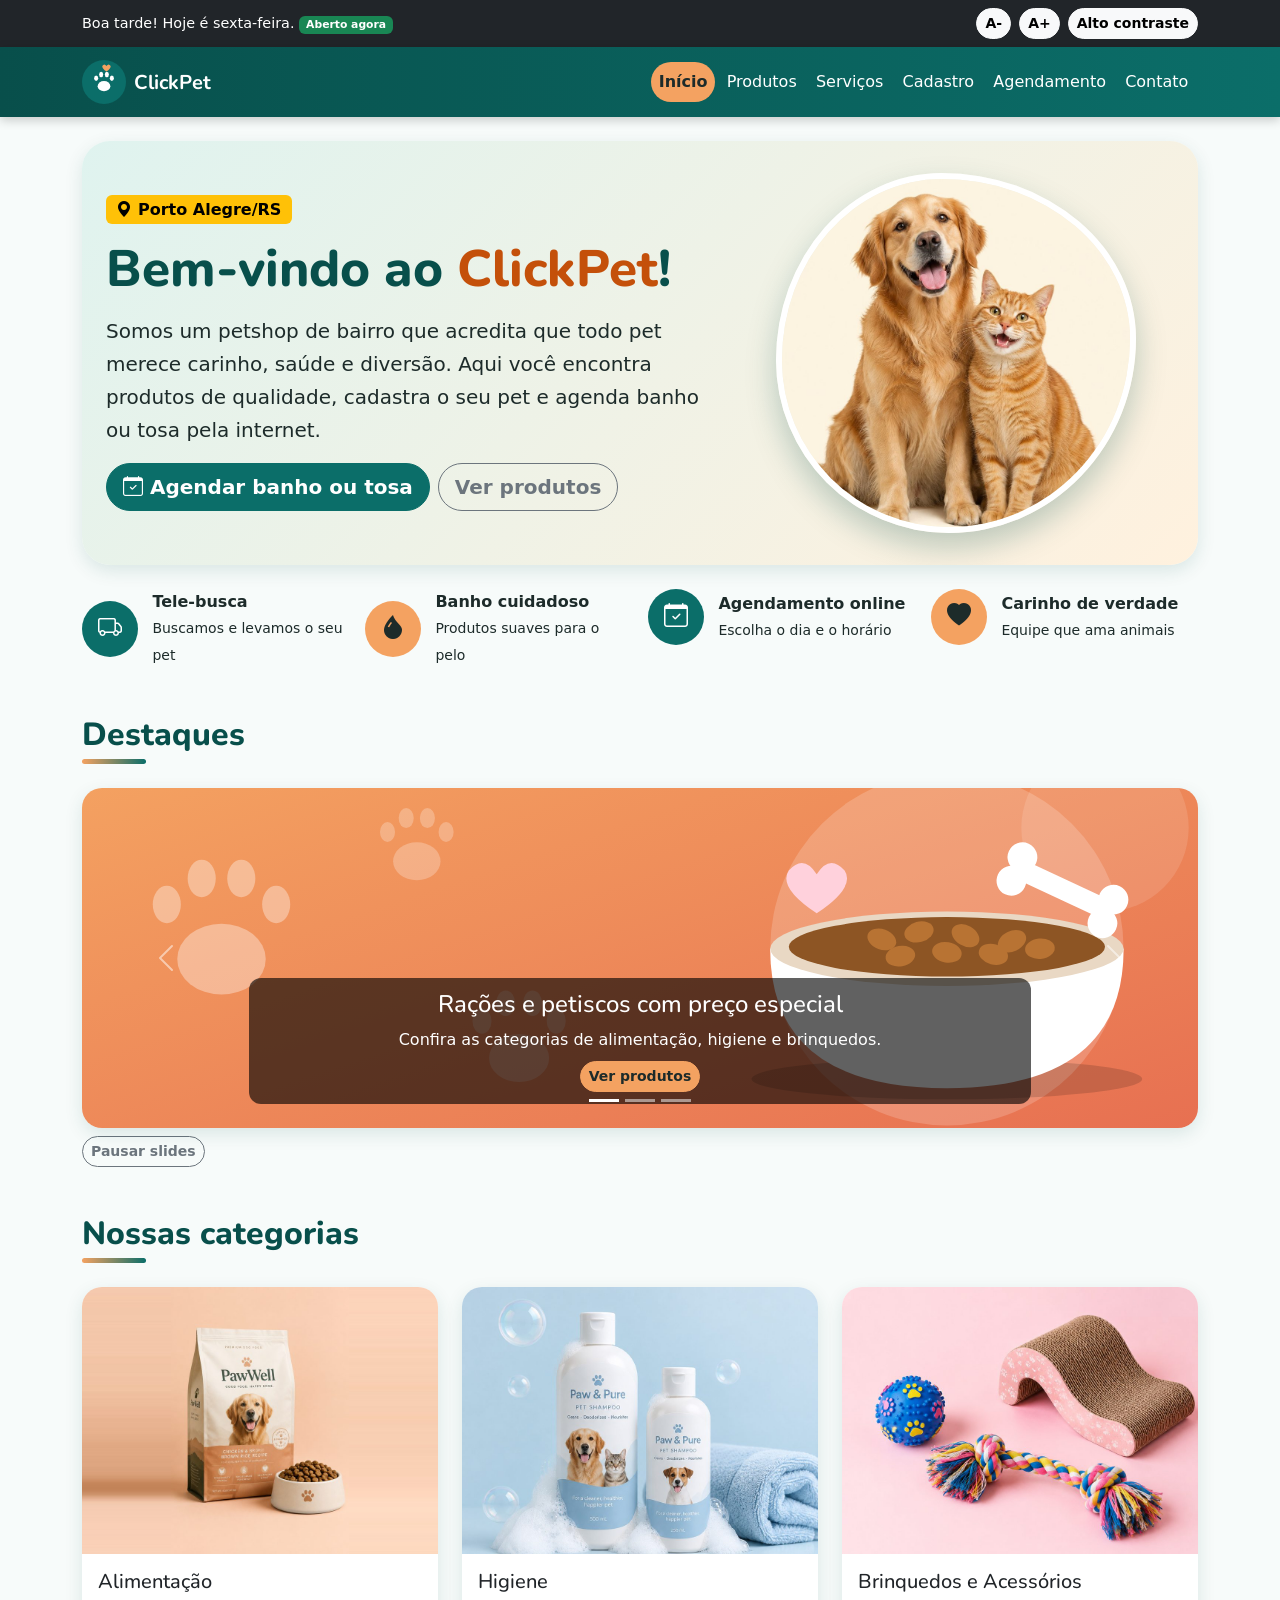
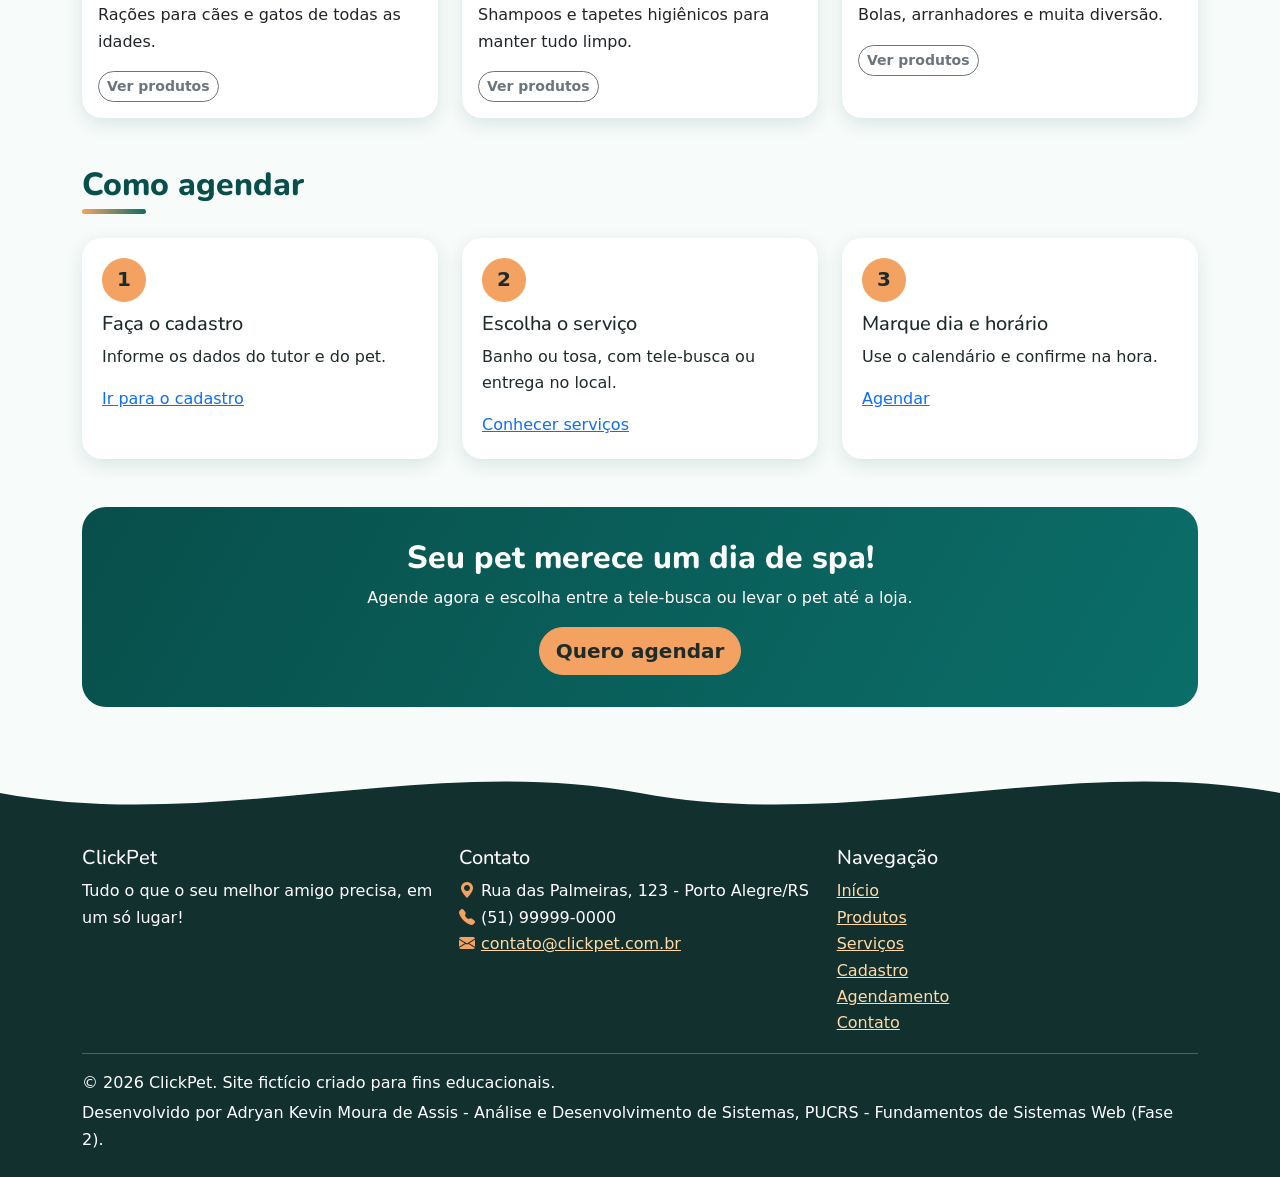
<file: index.html>
<!DOCTYPE html>
<!-- ClickPet - Fase 2 | Projeto de Fundamentos de Sistemas Web (PUCRS) -->
<html lang="pt-br">
<head>
  <meta charset="UTF-8">
  <meta name="viewport" content="width=device-width, initial-scale=1.0">
  <meta name="description" content="ClickPet - petshop com produtos, banho e tosa, tele-busca e agendamento online.">
  <title>Início - ClickPet</title>
  <!-- Bootstrap 5 (CSS) via CDN -->
  <link href="https://cdn.jsdelivr.net/npm/bootstrap@5.3.3/dist/css/bootstrap.min.css" rel="stylesheet" crossorigin="anonymous">
  <!-- Estilos próprios do ClickPet (carregados depois, para poder sobrescrever o Bootstrap) -->
  <!-- Fonte Nunito (Google Fonts) e ícones Bootstrap Icons via CDN -->
  <link rel="preconnect" href="https://fonts.googleapis.com">
  <link rel="preconnect" href="https://fonts.gstatic.com" crossorigin>
  <link href="https://fonts.googleapis.com/css2?family=Nunito:wght@400;600;700;800&display=swap" rel="stylesheet">
  <link href="https://cdn.jsdelivr.net/npm/bootstrap-icons@1.11.3/font/bootstrap-icons.min.css" rel="stylesheet" crossorigin="anonymous">
  <link href="css/estilo.css" rel="stylesheet">
</head>
<body>
  <!-- Link para quem usa teclado ou leitor de tela pular direto ao conteúdo -->
  <a class="visually-hidden-focusable" href="#conteudo">Pular para o conteúdo principal</a>

  <!-- Barra superior: saudação (JavaScript), status da loja e botões de acessibilidade -->
  <div class="barra-topo bg-dark text-white py-2">
    <div class="container d-flex flex-wrap justify-content-between align-items-center gap-2">
      <div>
        <span id="saudacao">Olá!</span>
        <span id="status-loja" class="badge text-bg-secondary"></span>
      </div>
      <div class="d-flex align-items-center gap-2" role="group" aria-label="Opções de acessibilidade">
        <button type="button" id="btn-fonte-menor" class="btn btn-sm btn-light" aria-label="Diminuir o tamanho da letra">A-</button>
        <button type="button" id="btn-fonte-maior" class="btn btn-sm btn-light" aria-label="Aumentar o tamanho da letra">A+</button>
        <button type="button" id="btn-contraste" class="btn btn-sm btn-light" aria-pressed="false">Alto contraste</button>
      </div>
    </div>
  </div>

  <!-- Cabeçalho com logo e menu de navegação (Bootstrap navbar) -->
  <header class="sticky-top">
    <nav class="navbar navbar-expand-lg navbar-clickpet" aria-label="Menu principal">
      <div class="container">
        <a class="navbar-brand d-flex align-items-center gap-2" href="index.html">
          <img src="imagens/logo.svg" alt="Logotipo do ClickPet: uma pata branca com um coração laranja sobre fundo verde" width="44" height="44">
          <span class="fw-bold">ClickPet</span>
        </a>
        <button class="navbar-toggler bg-light" type="button" data-bs-toggle="collapse" data-bs-target="#menu"
                aria-controls="menu" aria-expanded="false" aria-label="Abrir ou fechar o menu">
          <span class="navbar-toggler-icon"></span>
        </button>
        <div class="collapse navbar-collapse" id="menu">
          <ul class="navbar-nav ms-auto">
          <li class="nav-item"><a class="nav-link active" aria-current="page" href="index.html">Início</a></li>
          <li class="nav-item"><a class="nav-link" href="produtos.html">Produtos</a></li>
          <li class="nav-item"><a class="nav-link" href="servicos.html">Serviços</a></li>
          <li class="nav-item"><a class="nav-link" href="cadastro.html">Cadastro</a></li>
          <li class="nav-item"><a class="nav-link" href="agendamento.html">Agendamento</a></li>
          <li class="nav-item"><a class="nav-link" href="contato.html">Contato</a></li>
          </ul>
        </div>
      </div>
    </nav>
  </header>

  <!-- Conteúdo principal da página -->
  <main id="conteudo" class="container py-4" tabindex="-1">
    <!-- Destaque (hero) com mensagem de boas-vindas e ilustração -->
    <section class="hero mb-4" aria-labelledby="titulo-hero">
      <div class="row align-items-center g-3">
        <div class="col-lg-7">
          <span class="badge text-bg-warning mb-3 fs-6"><i class="bi bi-geo-alt-fill" aria-hidden="true"></i> Porto Alegre/RS</span>
          <h1 id="titulo-hero" class="mb-3">Bem-vindo ao <span class="destaque-texto">ClickPet</span>!</h1>
          <p class="lead">Somos um petshop de bairro que acredita que todo pet merece carinho, saúde e diversão.
            Aqui você encontra produtos de qualidade, cadastra o seu pet e agenda banho ou tosa pela internet.</p>
          <div class="d-flex flex-wrap gap-2">
            <a class="btn btn-clickpet btn-lg" href="agendamento.html"><i class="bi bi-calendar-check" aria-hidden="true"></i> Agendar banho ou tosa</a>
            <a class="btn btn-outline-secondary btn-lg" href="produtos.html">Ver produtos</a>
          </div>
        </div>
        <div class="col-lg-5 text-center">
          <img class="hero-foto" src="imagens/foto-hero.jpg" width="900" height="960" alt="Um cachorro golden retriever sorrindo sentado ao lado de um gato laranja, também sorrindo">
        </div>
      </div>
    </section>

    <!-- Faixa de diferenciais com ícones (Bootstrap Icons) -->
    <section class="mb-5" aria-label="Diferenciais do ClickPet">
      <div class="row g-3">
        <div class="col-sm-6 col-lg-3">
          <div class="beneficio">
            <span class="icone-circulo " aria-hidden="true"><i class="bi bi-truck"></i></span>
            <div><strong>Tele-busca</strong><br><span class="small">Buscamos e levamos o seu pet</span></div>
          </div>
        </div>
        <div class="col-sm-6 col-lg-3">
          <div class="beneficio">
            <span class="icone-circulo laranja" aria-hidden="true"><i class="bi bi-droplet-fill"></i></span>
            <div><strong>Banho cuidadoso</strong><br><span class="small">Produtos suaves para o pelo</span></div>
          </div>
        </div>
        <div class="col-sm-6 col-lg-3">
          <div class="beneficio">
            <span class="icone-circulo " aria-hidden="true"><i class="bi bi-calendar-check"></i></span>
            <div><strong>Agendamento online</strong><br><span class="small">Escolha o dia e o horário</span></div>
          </div>
        </div>
        <div class="col-sm-6 col-lg-3">
          <div class="beneficio">
            <span class="icone-circulo laranja" aria-hidden="true"><i class="bi bi-heart-fill"></i></span>
            <div><strong>Carinho de verdade</strong><br><span class="small">Equipe que ama animais</span></div>
          </div>
        </div>
      </div>
    </section>

    <!-- Carrossel do Bootstrap (3 slides com troca automática) -->
    <section aria-labelledby="titulo-destaques" class="mb-5">
      <h2 id="titulo-destaques" class="titulo-secao">Destaques</h2>
      <div id="carrossel-inicio" class="carousel slide" data-bs-ride="carousel" data-bs-interval="6000">
        <div class="carousel-indicators">
          <button type="button" data-bs-target="#carrossel-inicio" data-bs-slide-to="0" class="active" aria-current="true" aria-label="Slide 1: Rações e petiscos com preço especial"></button>
          <button type="button" data-bs-target="#carrossel-inicio" data-bs-slide-to="1" aria-label="Slide 2: Banho e tosa com muito carinho"></button>
          <button type="button" data-bs-target="#carrossel-inicio" data-bs-slide-to="2" aria-label="Slide 3: Tele-busca: nós buscamos e levamos o seu pet"></button>
        </div>
        <div class="carousel-inner">
          <div class="carousel-item active">
            <img src="imagens/banner-racao.svg" class="d-block w-100" alt="Ilustração de um pote cheio de ração, um osso e um coração sobre fundo laranja">
            <div class="carousel-caption">
              <h3 class="h4 text-white">Rações e petiscos com preço especial</h3>
              <p class="mb-2">Confira as categorias de alimentação, higiene e brinquedos.</p>
              <a href="produtos.html" class="btn btn-destaque btn-sm">Ver produtos</a>
            </div>
          </div>
          <div class="carousel-item">
            <img src="imagens/banner-banho.svg" class="d-block w-100" alt="Ilustração de uma banheira com bolhas de sabão e um patinho de borracha sobre fundo verde-azulado">
            <div class="carousel-caption">
              <h3 class="h4 text-white">Banho e tosa com muito carinho</h3>
              <p class="mb-2">Profissionais cuidadosos e produtos suaves para o seu pet.</p>
              <a href="servicos.html" class="btn btn-destaque btn-sm">Ver serviços</a>
            </div>
          </div>
          <div class="carousel-item">
            <img src="imagens/banner-telebusca.svg" class="d-block w-100" alt="Ilustração de uma van com uma pata estampada a caminho de uma casa com um coração, sobre uma estrada">
            <div class="carousel-caption">
              <h3 class="h4 text-white">Tele-busca: nós buscamos e levamos o seu pet</h3>
              <p class="mb-2">Escolha o dia e o horário e deixe o resto com a gente.</p>
              <a href="agendamento.html" class="btn btn-destaque btn-sm">Agendar agora</a>
            </div>
          </div>
        </div>
        <button class="carousel-control-prev" type="button" data-bs-target="#carrossel-inicio" data-bs-slide="prev">
          <span class="carousel-control-prev-icon" aria-hidden="true"></span>
          <span class="visually-hidden">Slide anterior</span>
        </button>
        <button class="carousel-control-next" type="button" data-bs-target="#carrossel-inicio" data-bs-slide="next">
          <span class="carousel-control-next-icon" aria-hidden="true"></span>
          <span class="visually-hidden">Próximo slide</span>
        </button>
      </div>
      <!-- Botão que pausa/retoma o carrossel (controlado por js/inicio.js) -->
      <button type="button" id="btn-pausar-carrossel" class="btn btn-outline-secondary btn-sm mt-2" aria-pressed="false">Pausar slides</button>
    </section>

    <section class="mb-5" aria-labelledby="titulo-categorias">
      <h2 id="titulo-categorias" class="titulo-secao">Nossas categorias</h2>
      <div class="row g-4">
        <div class="col-md-4">
          <div class="card h-100 card-produto">
            <div class="moldura"><img src="imagens/foto-racao.jpg" class="card-img-top" alt="Embalagem de ração premium para cães com a foto de um golden retriever, ao lado de um pote com ração" loading="lazy"></div>
            <div class="card-body">
              <h3 class="h5 card-title">Alimentação</h3>
              <p class="card-text">Rações para cães e gatos de todas as idades.</p>
              <a href="produtos.html" class="btn btn-outline-secondary btn-sm">Ver produtos</a>
            </div>
          </div>
        </div>
        <div class="col-md-4">
          <div class="card h-100 card-produto">
            <div class="moldura"><img src="imagens/foto-higiene.jpg" class="card-img-top" alt="Dois frascos de shampoo para pets, um grande e um pequeno, com espuma, bolhas de sabão e uma toalha azul" loading="lazy"></div>
            <div class="card-body">
              <h3 class="h5 card-title">Higiene</h3>
              <p class="card-text">Shampoos e tapetes higiênicos para manter tudo limpo.</p>
              <a href="produtos.html" class="btn btn-outline-secondary btn-sm">Ver produtos</a>
            </div>
          </div>
        </div>
        <div class="col-md-4">
          <div class="card h-100 card-produto">
            <div class="moldura"><img src="imagens/foto-brinquedos.jpg" class="card-img-top" alt="Bola azul com patinhas amarelas, brinquedo de corda colorido e arranhador de papelão rosa sobre fundo rosa" loading="lazy"></div>
            <div class="card-body">
              <h3 class="h5 card-title">Brinquedos e Acessórios</h3>
              <p class="card-text">Bolas, arranhadores e muita diversão.</p>
              <a href="produtos.html" class="btn btn-outline-secondary btn-sm">Ver produtos</a>
            </div>
          </div>
        </div>
      </div>
    </section>

    <section class="mb-5" aria-labelledby="titulo-passos">
      <h2 id="titulo-passos" class="titulo-secao">Como agendar</h2>
      <div class="row g-4">
        <div class="col-md-4">
          <div class="passo">
            <div class="numero-passo" aria-hidden="true">1</div>
            <h3 class="h5">Faça o cadastro</h3>
            <p>Informe os dados do tutor e do pet.</p>
            <a href="cadastro.html">Ir para o cadastro</a>
          </div>
        </div>
        <div class="col-md-4">
          <div class="passo">
            <div class="numero-passo" aria-hidden="true">2</div>
            <h3 class="h5">Escolha o serviço</h3>
            <p>Banho ou tosa, com tele-busca ou entrega no local.</p>
            <a href="servicos.html">Conhecer serviços</a>
          </div>
        </div>
        <div class="col-md-4">
          <div class="passo">
            <div class="numero-passo" aria-hidden="true">3</div>
            <h3 class="h5">Marque dia e horário</h3>
            <p>Use o calendário e confirme na hora.</p>
            <a href="agendamento.html">Agendar</a>
          </div>
        </div>
      </div>
    </section>

    <section class="faixa-cta text-center" aria-labelledby="titulo-cta">
      <h2 id="titulo-cta">Seu pet merece um dia de spa!</h2>
      <p class="mb-3">Agende agora e escolha entre a tele-busca ou levar o pet até a loja.</p>
      <a class="btn btn-destaque btn-lg" href="agendamento.html">Quero agendar</a>
    </section>
  </main>

  <!-- Onda decorativa acima do rodapé (ignorada por leitores de tela) -->
  <div class="onda" aria-hidden="true">
    <svg viewBox="0 0 1440 60" preserveAspectRatio="none" focusable="false"><path d="M0 30 C240 70 480 -10 720 30 C960 70 1200 -10 1440 30 L1440 60 L0 60 Z" fill="currentColor"/></svg>
  </div>

  <!-- Rodapé: autoria, contato e links de navegação -->
  <footer class="rodape py-4">
    <div class="container">
      <div class="row g-3">
        <div class="col-md-4">
          <h2 class="h5 text-white">ClickPet</h2>
          <p class="mb-0">Tudo o que o seu melhor amigo precisa, em um só lugar!</p>
        </div>
        <div class="col-md-4">
          <h2 class="h5 text-white">Contato</h2>
          <address class="mb-0">
            <i class="bi bi-geo-alt-fill" aria-hidden="true"></i>Rua das Palmeiras, 123 - Porto Alegre/RS<br>
            <i class="bi bi-telephone-fill" aria-hidden="true"></i>(51) 99999-0000<br>
            <i class="bi bi-envelope-fill" aria-hidden="true"></i><a href="mailto:contato@clickpet.com.br">contato@clickpet.com.br</a>
          </address>
        </div>
        <div class="col-md-4">
          <h2 class="h5 text-white">Navegação</h2>
          <ul class="list-unstyled mb-0"><li><a href="index.html">Início</a></li><li><a href="produtos.html">Produtos</a></li><li><a href="servicos.html">Serviços</a></li><li><a href="cadastro.html">Cadastro</a></li><li><a href="agendamento.html">Agendamento</a></li><li><a href="contato.html">Contato</a></li></ul>
        </div>
      </div>
      <hr class="border-light">
      <p class="mb-1">&copy; <span id="ano">2026</span> ClickPet. Site fictício criado para fins educacionais.</p>
      <p class="mb-0">Desenvolvido por Adryan Kevin Moura de Assis - Análise e Desenvolvimento de Sistemas, PUCRS - Fundamentos de Sistemas Web (Fase 2).</p>
    </div>
  </footer>

  <!-- Botão "voltar ao topo" (aparece ao rolar a página; js/efeitos.js) -->
  <button type="button" id="btn-topo" class="btn-topo" aria-label="Voltar ao topo da página"><i class="bi bi-arrow-up" aria-hidden="true"></i></button>

  <!-- Bootstrap 5 (JavaScript) via CDN: necessário para o menu e o carrossel -->
  <script src="https://cdn.jsdelivr.net/npm/bootstrap@5.3.3/dist/js/bootstrap.bundle.min.js" crossorigin="anonymous"></script>
  <!-- Funções comuns a todas as páginas -->
  <script src="js/comum.js"></script>
  <script src="js/efeitos.js"></script>
  <script src="js/inicio.js"></script>
</body>
</html>
</file>
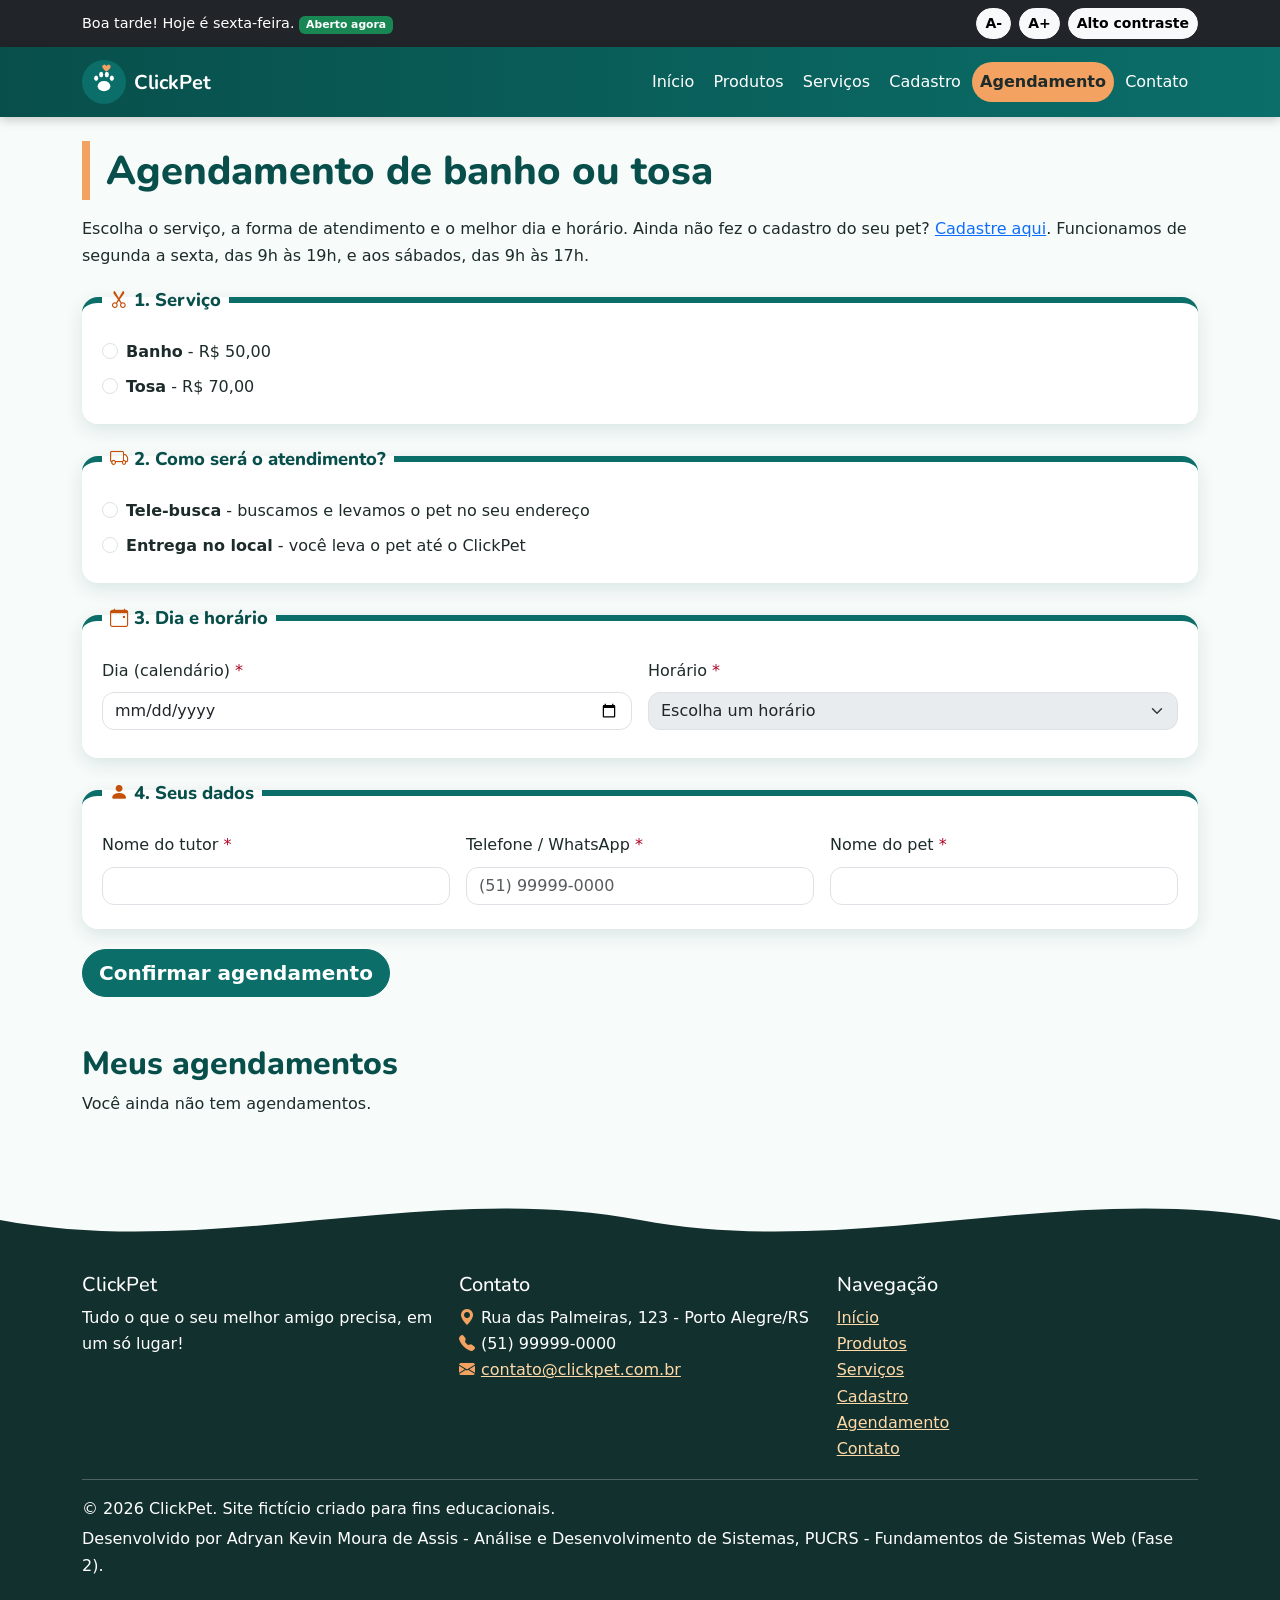
<file: agendamento.html>
<!DOCTYPE html>
<!-- ClickPet - Fase 2 | Projeto de Fundamentos de Sistemas Web (PUCRS) -->
<html lang="pt-br">
<head>
  <meta charset="UTF-8">
  <meta name="viewport" content="width=device-width, initial-scale=1.0">
  <meta name="description" content="Agende banho ou tosa no ClickPet com tele-busca ou entrega no local.">
  <title>Agendamento - ClickPet</title>
  <!-- Bootstrap 5 (CSS) via CDN -->
  <link href="https://cdn.jsdelivr.net/npm/bootstrap@5.3.3/dist/css/bootstrap.min.css" rel="stylesheet" crossorigin="anonymous">
  <!-- Estilos próprios do ClickPet (carregados depois, para poder sobrescrever o Bootstrap) -->
  <!-- Fonte Nunito (Google Fonts) e ícones Bootstrap Icons via CDN -->
  <link rel="preconnect" href="https://fonts.googleapis.com">
  <link rel="preconnect" href="https://fonts.gstatic.com" crossorigin>
  <link href="https://fonts.googleapis.com/css2?family=Nunito:wght@400;600;700;800&display=swap" rel="stylesheet">
  <link href="https://cdn.jsdelivr.net/npm/bootstrap-icons@1.11.3/font/bootstrap-icons.min.css" rel="stylesheet" crossorigin="anonymous">
  <link href="css/estilo.css" rel="stylesheet">
</head>
<body>
  <!-- Link para quem usa teclado ou leitor de tela pular direto ao conteúdo -->
  <a class="visually-hidden-focusable" href="#conteudo">Pular para o conteúdo principal</a>

  <!-- Barra superior: saudação (JavaScript), status da loja e botões de acessibilidade -->
  <div class="barra-topo bg-dark text-white py-2">
    <div class="container d-flex flex-wrap justify-content-between align-items-center gap-2">
      <div>
        <span id="saudacao">Olá!</span>
        <span id="status-loja" class="badge text-bg-secondary"></span>
      </div>
      <div class="d-flex align-items-center gap-2" role="group" aria-label="Opções de acessibilidade">
        <button type="button" id="btn-fonte-menor" class="btn btn-sm btn-light" aria-label="Diminuir o tamanho da letra">A-</button>
        <button type="button" id="btn-fonte-maior" class="btn btn-sm btn-light" aria-label="Aumentar o tamanho da letra">A+</button>
        <button type="button" id="btn-contraste" class="btn btn-sm btn-light" aria-pressed="false">Alto contraste</button>
      </div>
    </div>
  </div>

  <!-- Cabeçalho com logo e menu de navegação (Bootstrap navbar) -->
  <header class="sticky-top">
    <nav class="navbar navbar-expand-lg navbar-clickpet" aria-label="Menu principal">
      <div class="container">
        <a class="navbar-brand d-flex align-items-center gap-2" href="index.html">
          <img src="imagens/logo.svg" alt="Logotipo do ClickPet: uma pata branca com um coração laranja sobre fundo verde" width="44" height="44">
          <span class="fw-bold">ClickPet</span>
        </a>
        <button class="navbar-toggler bg-light" type="button" data-bs-toggle="collapse" data-bs-target="#menu"
                aria-controls="menu" aria-expanded="false" aria-label="Abrir ou fechar o menu">
          <span class="navbar-toggler-icon"></span>
        </button>
        <div class="collapse navbar-collapse" id="menu">
          <ul class="navbar-nav ms-auto">
          <li class="nav-item"><a class="nav-link" href="index.html">Início</a></li>
          <li class="nav-item"><a class="nav-link" href="produtos.html">Produtos</a></li>
          <li class="nav-item"><a class="nav-link" href="servicos.html">Serviços</a></li>
          <li class="nav-item"><a class="nav-link" href="cadastro.html">Cadastro</a></li>
          <li class="nav-item"><a class="nav-link active" aria-current="page" href="agendamento.html">Agendamento</a></li>
          <li class="nav-item"><a class="nav-link" href="contato.html">Contato</a></li>
          </ul>
        </div>
      </div>
    </nav>
  </header>

  <!-- Conteúdo principal da página -->
  <main id="conteudo" class="container py-4" tabindex="-1">
    <h1 class="titulo-pagina">Agendamento de banho ou tosa</h1>
    <p>Escolha o serviço, a forma de atendimento e o melhor dia e horário. Ainda não fez o cadastro do seu pet?
      <a href="cadastro.html">Cadastre aqui</a>. Funcionamos de segunda a sexta, das 9h às 19h, e aos sábados, das 9h às 17h.</p>

    <div id="aviso-agendamento" role="alert" tabindex="-1" aria-live="assertive"></div>

    <form id="form-agendamento" class="needs-validation" novalidate>

      <!-- 1) SERVIÇO -->
      <fieldset class="grupo">
        <legend><i class="bi bi-scissors" aria-hidden="true"></i>1. Serviço</legend>
        <div class="form-check mb-2">
          <input class="form-check-input" type="radio" name="servico" id="serv-banho" value="banho" required>
          <label class="form-check-label" for="serv-banho"><strong>Banho</strong> - R$ 50,00</label>
        </div>
        <div class="form-check mb-3">
          <input class="form-check-input" type="radio" name="servico" id="serv-tosa" value="tosa">
          <label class="form-check-label" for="serv-tosa"><strong>Tosa</strong> - R$ 70,00</label>
          <div class="invalid-feedback">Escolha um serviço.</div>
        </div>
      </fieldset>

      <!-- 2) MÉTODO: tele-busca ou entrega no local -->
      <fieldset class="grupo">
        <legend><i class="bi bi-truck" aria-hidden="true"></i>2. Como será o atendimento?</legend>
        <div class="form-check mb-2">
          <input class="form-check-input" type="radio" name="metodo" id="met-tele" value="tele-busca" required>
          <label class="form-check-label" for="met-tele"><strong>Tele-busca</strong> - buscamos e levamos o pet no seu endereço</label>
        </div>
        <div class="form-check mb-3">
          <input class="form-check-input" type="radio" name="metodo" id="met-local" value="entrega-local">
          <label class="form-check-label" for="met-local"><strong>Entrega no local</strong> - você leva o pet até o ClickPet</label>
          <div class="invalid-feedback">Escolha como será o atendimento.</div>
        </div>

        <!-- Aparece só na tele-busca (js/agendamento.js controla o atributo hidden) -->
        <div id="bloco-endereco" hidden>
          <p class="fw-bold mb-2">Endereço para a busca do pet</p>
          <div class="row g-3 mb-3">
            <div class="col-md-6">
              <label for="ag-rua" class="form-label obrigatorio">Rua / Avenida</label>
              <input type="text" class="form-control" id="ag-rua" placeholder="Ex.: Rua das Palmeiras">
              <div class="invalid-feedback">Informe a rua.</div>
            </div>
            <div class="col-md-2">
              <label for="ag-numero" class="form-label obrigatorio">Número</label>
              <input type="text" class="form-control" id="ag-numero" placeholder="123">
              <div class="invalid-feedback">Informe o número.</div>
            </div>
            <div class="col-md-4">
              <label for="ag-bairro" class="form-label obrigatorio">Bairro</label>
              <input type="text" class="form-control" id="ag-bairro" placeholder="Ex.: Centro">
              <div class="invalid-feedback">Informe o bairro.</div>
            </div>
          </div>
        </div>
        <!-- Aparece só na entrega no local -->
        <p id="bloco-local" class="alert alert-info" hidden>Traga o pet até: Rua das Palmeiras, 123 - Porto Alegre/RS, no horário agendado.</p>
      </fieldset>

      <!-- 3) DATA E HORA (calendário) -->
      <fieldset class="grupo">
        <legend><i class="bi bi-calendar-event" aria-hidden="true"></i>3. Dia e horário</legend>
        <div class="row g-3 mb-3">
          <div class="col-md-6">
            <label for="data" class="form-label obrigatorio">Dia (calendário)</label>
            <input type="date" class="form-control" id="data" name="data" required aria-describedby="msg-data">
            <div id="msg-data" class="form-text" aria-live="polite"></div>
            <div class="invalid-feedback">Escolha uma data válida (não aos domingos).</div>
          </div>
          <div class="col-md-6">
            <label for="hora" class="form-label obrigatorio">Horário</label>
            <select class="form-select" id="hora" name="hora" required disabled>
              <option value="" selected disabled>Escolha um horário</option>
            </select>
            <div class="invalid-feedback">Escolha um horário.</div>
          </div>
        </div>
      </fieldset>

      <!-- 4) DADOS DO TUTOR E DO PET -->
      <fieldset class="grupo">
        <legend><i class="bi bi-person-fill" aria-hidden="true"></i>4. Seus dados</legend>
        <div class="row g-3 mb-3">
          <div class="col-md-4">
            <label for="ag-tutor" class="form-label obrigatorio">Nome do tutor</label>
            <input type="text" class="form-control" id="ag-tutor" required minlength="3" autocomplete="name">
            <div class="invalid-feedback">Informe seu nome.</div>
          </div>
          <div class="col-md-4">
            <label for="ag-telefone" class="form-label obrigatorio">Telefone / WhatsApp</label>
            <input type="tel" class="form-control" id="ag-telefone" placeholder="(51) 99999-0000" required
                   pattern="\(\d{2}\) \d{4,5}-\d{4}" maxlength="15" autocomplete="tel">
            <div class="invalid-feedback">Informe o telefone com DDD.</div>
          </div>
          <div class="col-md-4">
            <label for="ag-pet" class="form-label obrigatorio">Nome do pet</label>
            <input type="text" class="form-control" id="ag-pet" required>
            <div class="invalid-feedback">Informe o nome do pet.</div>
          </div>
        </div>
      </fieldset>

      <button type="submit" class="btn btn-clickpet btn-lg">Confirmar agendamento</button>
    </form>

    <!-- Lista de agendamentos feitos neste navegador -->
    <section class="mt-5" aria-labelledby="titulo-agenda">
      <h2 id="titulo-agenda">Meus agendamentos</h2>
      <p id="sem-agendamentos">Você ainda não tem agendamentos.</p>
      <ul id="lista-agendamentos" class="list-group"></ul>
    </section>
  </main>

  <!-- Onda decorativa acima do rodapé (ignorada por leitores de tela) -->
  <div class="onda" aria-hidden="true">
    <svg viewBox="0 0 1440 60" preserveAspectRatio="none" focusable="false"><path d="M0 30 C240 70 480 -10 720 30 C960 70 1200 -10 1440 30 L1440 60 L0 60 Z" fill="currentColor"/></svg>
  </div>

  <!-- Rodapé: autoria, contato e links de navegação -->
  <footer class="rodape py-4">
    <div class="container">
      <div class="row g-3">
        <div class="col-md-4">
          <h2 class="h5 text-white">ClickPet</h2>
          <p class="mb-0">Tudo o que o seu melhor amigo precisa, em um só lugar!</p>
        </div>
        <div class="col-md-4">
          <h2 class="h5 text-white">Contato</h2>
          <address class="mb-0">
            <i class="bi bi-geo-alt-fill" aria-hidden="true"></i>Rua das Palmeiras, 123 - Porto Alegre/RS<br>
            <i class="bi bi-telephone-fill" aria-hidden="true"></i>(51) 99999-0000<br>
            <i class="bi bi-envelope-fill" aria-hidden="true"></i><a href="mailto:contato@clickpet.com.br">contato@clickpet.com.br</a>
          </address>
        </div>
        <div class="col-md-4">
          <h2 class="h5 text-white">Navegação</h2>
          <ul class="list-unstyled mb-0"><li><a href="index.html">Início</a></li><li><a href="produtos.html">Produtos</a></li><li><a href="servicos.html">Serviços</a></li><li><a href="cadastro.html">Cadastro</a></li><li><a href="agendamento.html">Agendamento</a></li><li><a href="contato.html">Contato</a></li></ul>
        </div>
      </div>
      <hr class="border-light">
      <p class="mb-1">&copy; <span id="ano">2026</span> ClickPet. Site fictício criado para fins educacionais.</p>
      <p class="mb-0">Desenvolvido por Adryan Kevin Moura de Assis - Análise e Desenvolvimento de Sistemas, PUCRS - Fundamentos de Sistemas Web (Fase 2).</p>
    </div>
  </footer>

  <!-- Botão "voltar ao topo" (aparece ao rolar a página; js/efeitos.js) -->
  <button type="button" id="btn-topo" class="btn-topo" aria-label="Voltar ao topo da página"><i class="bi bi-arrow-up" aria-hidden="true"></i></button>

  <!-- Bootstrap 5 (JavaScript) via CDN: necessário para o menu e o carrossel -->
  <script src="https://cdn.jsdelivr.net/npm/bootstrap@5.3.3/dist/js/bootstrap.bundle.min.js" crossorigin="anonymous"></script>
  <!-- Funções comuns a todas as páginas -->
  <script src="js/comum.js"></script>
  <script src="js/efeitos.js"></script>
  <script src="js/agendamento.js"></script>
</body>
</html>
</file>
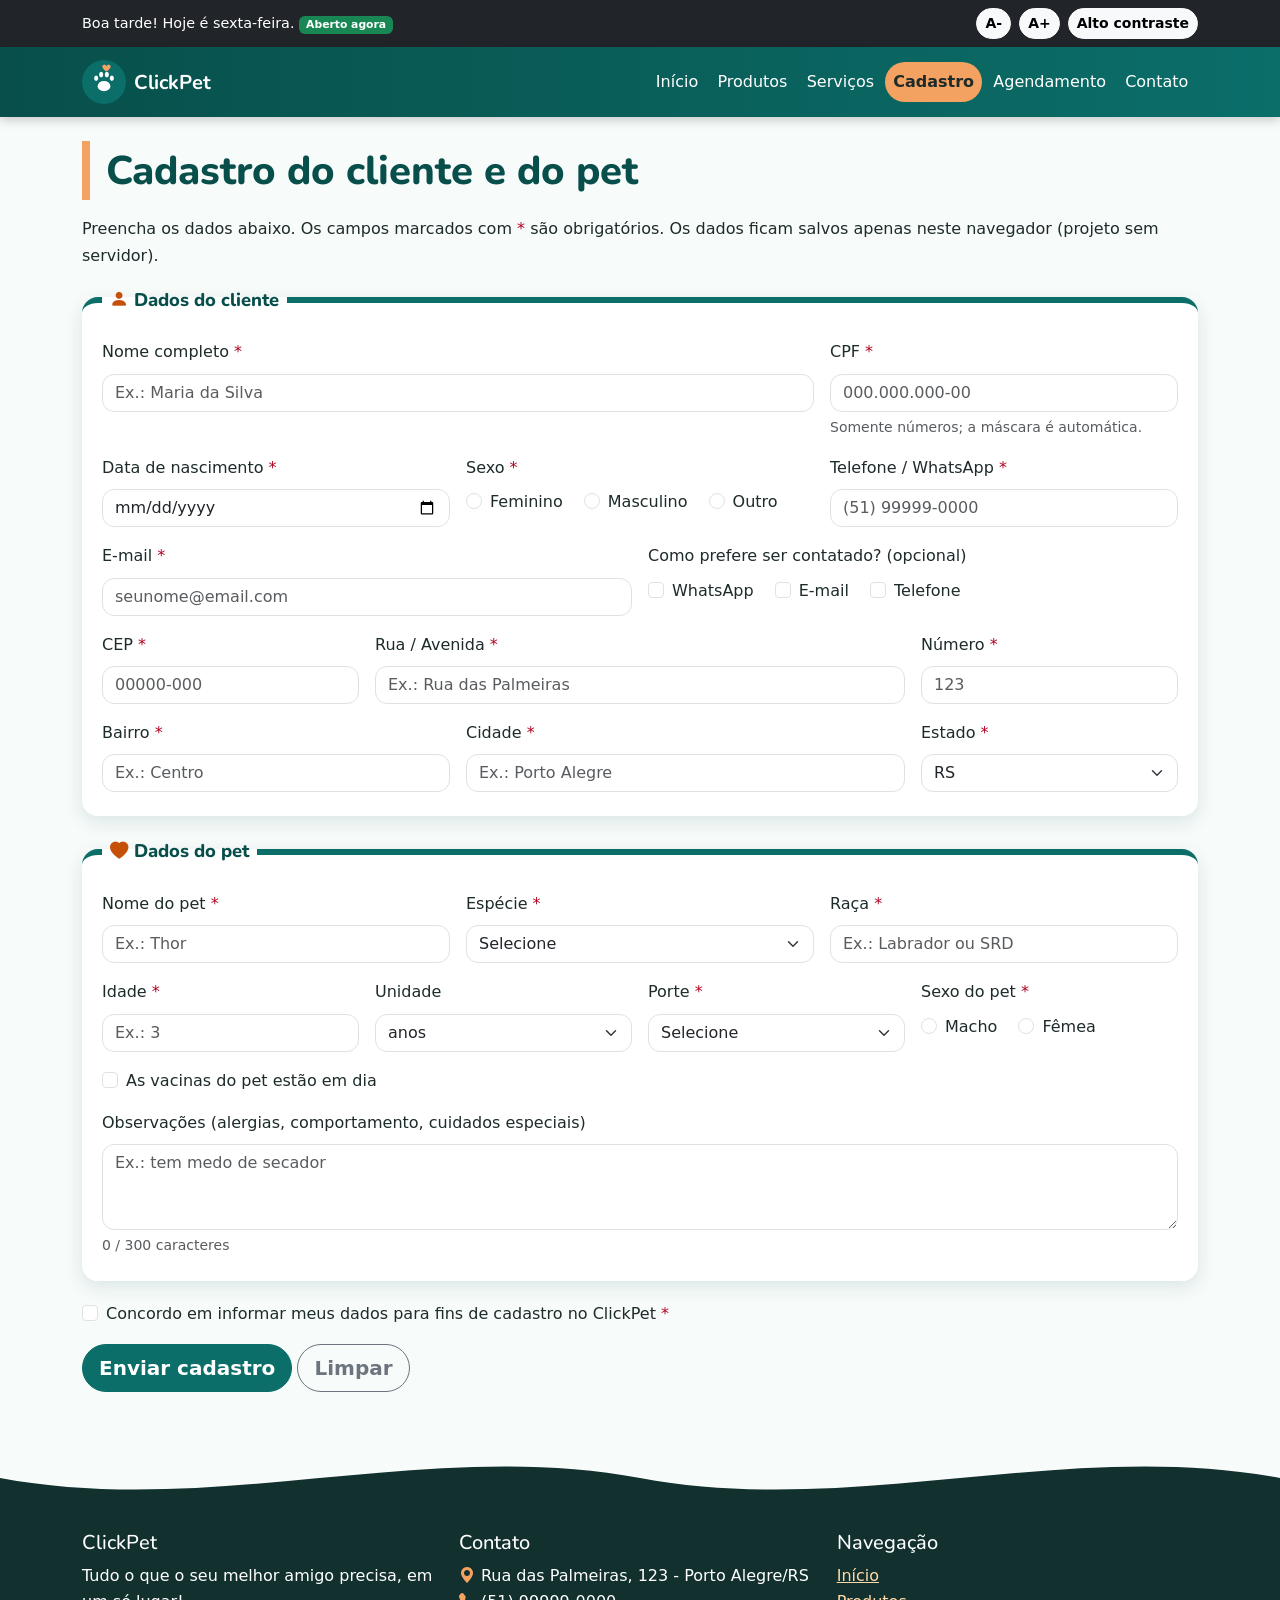
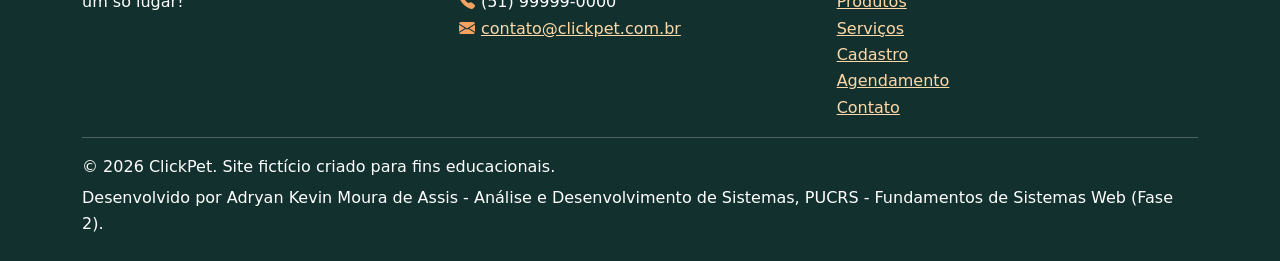
<file: cadastro.html>
<!DOCTYPE html>
<!-- ClickPet - Fase 2 | Projeto de Fundamentos de Sistemas Web (PUCRS) -->
<html lang="pt-br">
<head>
  <meta charset="UTF-8">
  <meta name="viewport" content="width=device-width, initial-scale=1.0">
  <meta name="description" content="Cadastro do cliente e do pet no ClickPet.">
  <title>Cadastro - ClickPet</title>
  <!-- Bootstrap 5 (CSS) via CDN -->
  <link href="https://cdn.jsdelivr.net/npm/bootstrap@5.3.3/dist/css/bootstrap.min.css" rel="stylesheet" crossorigin="anonymous">
  <!-- Estilos próprios do ClickPet (carregados depois, para poder sobrescrever o Bootstrap) -->
  <!-- Fonte Nunito (Google Fonts) e ícones Bootstrap Icons via CDN -->
  <link rel="preconnect" href="https://fonts.googleapis.com">
  <link rel="preconnect" href="https://fonts.gstatic.com" crossorigin>
  <link href="https://fonts.googleapis.com/css2?family=Nunito:wght@400;600;700;800&display=swap" rel="stylesheet">
  <link href="https://cdn.jsdelivr.net/npm/bootstrap-icons@1.11.3/font/bootstrap-icons.min.css" rel="stylesheet" crossorigin="anonymous">
  <link href="css/estilo.css" rel="stylesheet">
</head>
<body>
  <!-- Link para quem usa teclado ou leitor de tela pular direto ao conteúdo -->
  <a class="visually-hidden-focusable" href="#conteudo">Pular para o conteúdo principal</a>

  <!-- Barra superior: saudação (JavaScript), status da loja e botões de acessibilidade -->
  <div class="barra-topo bg-dark text-white py-2">
    <div class="container d-flex flex-wrap justify-content-between align-items-center gap-2">
      <div>
        <span id="saudacao">Olá!</span>
        <span id="status-loja" class="badge text-bg-secondary"></span>
      </div>
      <div class="d-flex align-items-center gap-2" role="group" aria-label="Opções de acessibilidade">
        <button type="button" id="btn-fonte-menor" class="btn btn-sm btn-light" aria-label="Diminuir o tamanho da letra">A-</button>
        <button type="button" id="btn-fonte-maior" class="btn btn-sm btn-light" aria-label="Aumentar o tamanho da letra">A+</button>
        <button type="button" id="btn-contraste" class="btn btn-sm btn-light" aria-pressed="false">Alto contraste</button>
      </div>
    </div>
  </div>

  <!-- Cabeçalho com logo e menu de navegação (Bootstrap navbar) -->
  <header class="sticky-top">
    <nav class="navbar navbar-expand-lg navbar-clickpet" aria-label="Menu principal">
      <div class="container">
        <a class="navbar-brand d-flex align-items-center gap-2" href="index.html">
          <img src="imagens/logo.svg" alt="Logotipo do ClickPet: uma pata branca com um coração laranja sobre fundo verde" width="44" height="44">
          <span class="fw-bold">ClickPet</span>
        </a>
        <button class="navbar-toggler bg-light" type="button" data-bs-toggle="collapse" data-bs-target="#menu"
                aria-controls="menu" aria-expanded="false" aria-label="Abrir ou fechar o menu">
          <span class="navbar-toggler-icon"></span>
        </button>
        <div class="collapse navbar-collapse" id="menu">
          <ul class="navbar-nav ms-auto">
          <li class="nav-item"><a class="nav-link" href="index.html">Início</a></li>
          <li class="nav-item"><a class="nav-link" href="produtos.html">Produtos</a></li>
          <li class="nav-item"><a class="nav-link" href="servicos.html">Serviços</a></li>
          <li class="nav-item"><a class="nav-link active" aria-current="page" href="cadastro.html">Cadastro</a></li>
          <li class="nav-item"><a class="nav-link" href="agendamento.html">Agendamento</a></li>
          <li class="nav-item"><a class="nav-link" href="contato.html">Contato</a></li>
          </ul>
        </div>
      </div>
    </nav>
  </header>

  <!-- Conteúdo principal da página -->
  <main id="conteudo" class="container py-4" tabindex="-1">
    <h1 class="titulo-pagina">Cadastro do cliente e do pet</h1>
    <p>Preencha os dados abaixo. Os campos marcados com <span class="obrigatorio"></span> são obrigatórios.
      Os dados ficam salvos apenas neste navegador (projeto sem servidor).</p>

    <!-- Mensagem de resultado (aria-live: leitores de tela anunciam automaticamente) -->
    <div id="aviso-cadastro" role="alert" tabindex="-1" aria-live="assertive"></div>

    <form id="form-cadastro" class="needs-validation" novalidate autocomplete="on">

      <!-- DADOS DO CLIENTE -->
      <fieldset class="grupo">
        <legend><i class="bi bi-person-fill" aria-hidden="true"></i>Dados do cliente</legend>
        <div class="row g-3 mb-3">
          <div class="col-md-8">
            <label for="nome" class="form-label obrigatorio">Nome completo</label>
            <input type="text" class="form-control" id="nome" name="nome" placeholder="Ex.: Maria da Silva"
                   required minlength="5" maxlength="80" autocomplete="name">
            <div class="invalid-feedback">Informe o nome completo (mínimo de 5 letras).</div>
          </div>
          <div class="col-md-4">
            <label for="cpf" class="form-label obrigatorio">CPF</label>
            <input type="text" class="form-control" id="cpf" name="cpf" placeholder="000.000.000-00"
                   required inputmode="numeric" maxlength="14" aria-describedby="ajuda-cpf">
            <div id="ajuda-cpf" class="form-text">Somente números; a máscara é automática.</div>
            <div class="invalid-feedback">Informe um CPF válido.</div>
          </div>
        </div>
        <div class="row g-3 mb-3">
          <div class="col-md-4">
            <label for="nascimento" class="form-label obrigatorio">Data de nascimento</label>
            <input type="date" class="form-control" id="nascimento" name="nascimento" required>
            <div class="invalid-feedback">Informe uma data válida (maior de 18 anos).</div>
          </div>
          <div class="col-md-4">
            <fieldset>
              <legend class="form-label fs-6 fw-normal obrigatorio">Sexo</legend>
              <div class="form-check form-check-inline">
                <input class="form-check-input" type="radio" name="sexo" id="sexo-f" value="Feminino" required>
                <label class="form-check-label" for="sexo-f">Feminino</label>
              </div>
              <div class="form-check form-check-inline">
                <input class="form-check-input" type="radio" name="sexo" id="sexo-m" value="Masculino">
                <label class="form-check-label" for="sexo-m">Masculino</label>
              </div>
              <div class="form-check form-check-inline">
                <input class="form-check-input" type="radio" name="sexo" id="sexo-o" value="Outro">
                <label class="form-check-label" for="sexo-o">Outro</label>
              </div>
            </fieldset>
          </div>
          <div class="col-md-4">
            <label for="telefone" class="form-label obrigatorio">Telefone / WhatsApp</label>
            <input type="tel" class="form-control" id="telefone" name="telefone" placeholder="(51) 99999-0000"
                   required pattern="\(\d{2}\) \d{4,5}-\d{4}" maxlength="15" autocomplete="tel">
            <div class="invalid-feedback">Informe o telefone com DDD.</div>
          </div>
        </div>
        <div class="row g-3 mb-3">
          <div class="col-md-6">
            <label for="email" class="form-label obrigatorio">E-mail</label>
            <input type="email" class="form-control" id="email" name="email" placeholder="seunome@email.com"
                   required autocomplete="email">
            <div class="invalid-feedback">Informe um e-mail válido.</div>
          </div>
          <div class="col-md-6">
            <fieldset>
              <legend class="form-label fs-6 fw-normal">Como prefere ser contatado? (opcional)</legend>
              <div class="form-check form-check-inline">
                <input class="form-check-input" type="checkbox" name="contato" id="contato-zap" value="WhatsApp">
                <label class="form-check-label" for="contato-zap">WhatsApp</label>
              </div>
              <div class="form-check form-check-inline">
                <input class="form-check-input" type="checkbox" name="contato" id="contato-email" value="E-mail">
                <label class="form-check-label" for="contato-email">E-mail</label>
              </div>
              <div class="form-check form-check-inline">
                <input class="form-check-input" type="checkbox" name="contato" id="contato-tel" value="Telefone">
                <label class="form-check-label" for="contato-tel">Telefone</label>
              </div>
            </fieldset>
          </div>
        </div>
        <div class="row g-3 mb-3">
          <div class="col-md-3">
            <label for="cep" class="form-label obrigatorio">CEP</label>
            <input type="text" class="form-control" id="cep" name="cep" placeholder="00000-000" required
                   pattern="\d{5}-\d{3}" inputmode="numeric" maxlength="9" autocomplete="postal-code">
            <div class="invalid-feedback">Informe o CEP completo.</div>
          </div>
          <div class="col-md-6">
            <label for="rua" class="form-label obrigatorio">Rua / Avenida</label>
            <input type="text" class="form-control" id="rua" name="rua" placeholder="Ex.: Rua das Palmeiras" required autocomplete="address-line1">
            <div class="invalid-feedback">Informe o endereço.</div>
          </div>
          <div class="col-md-3">
            <label for="numero" class="form-label obrigatorio">Número</label>
            <input type="text" class="form-control" id="numero" name="numero" placeholder="123" required maxlength="8">
            <div class="invalid-feedback">Informe o número.</div>
          </div>
        </div>
        <div class="row g-3 mb-3">
          <div class="col-md-4">
            <label for="bairro" class="form-label obrigatorio">Bairro</label>
            <input type="text" class="form-control" id="bairro" name="bairro" placeholder="Ex.: Centro" required>
            <div class="invalid-feedback">Informe o bairro.</div>
          </div>
          <div class="col-md-5">
            <label for="cidade" class="form-label obrigatorio">Cidade</label>
            <input type="text" class="form-control" id="cidade" name="cidade" placeholder="Ex.: Porto Alegre" required autocomplete="address-level2">
            <div class="invalid-feedback">Informe a cidade.</div>
          </div>
          <div class="col-md-3">
            <label for="uf" class="form-label obrigatorio">Estado</label>
            <select class="form-select" id="uf" name="uf" required>
              <option value="">Selecione</option>
              <option value="AC">AC</option><option value="AL">AL</option><option value="AP">AP</option><option value="AM">AM</option><option value="BA">BA</option><option value="CE">CE</option><option value="DF">DF</option><option value="ES">ES</option><option value="GO">GO</option><option value="MA">MA</option><option value="MT">MT</option><option value="MS">MS</option><option value="MG">MG</option><option value="PA">PA</option><option value="PB">PB</option><option value="PR">PR</option><option value="PE">PE</option><option value="PI">PI</option><option value="RJ">RJ</option><option value="RN">RN</option><option value="RS" selected>RS</option><option value="RO">RO</option><option value="RR">RR</option><option value="SC">SC</option><option value="SP">SP</option><option value="SE">SE</option><option value="TO">TO</option>
            </select>
            <div class="invalid-feedback">Selecione o estado.</div>
          </div>
        </div>
      </fieldset>

      <!-- DADOS DO PET -->
      <fieldset class="grupo">
        <legend><i class="bi bi-heart-fill" aria-hidden="true"></i>Dados do pet</legend>
        <div class="row g-3 mb-3">
          <div class="col-md-4">
            <label for="pet-nome" class="form-label obrigatorio">Nome do pet</label>
            <input type="text" class="form-control" id="pet-nome" name="pet-nome" placeholder="Ex.: Thor" required maxlength="40">
            <div class="invalid-feedback">Informe o nome do pet.</div>
          </div>
          <div class="col-md-4">
            <label for="especie" class="form-label obrigatorio">Espécie</label>
            <select class="form-select" id="especie" name="especie" required>
              <option value="">Selecione</option>
              <option>Cachorro</option>
              <option>Gato</option>
              <option>Outra</option>
            </select>
            <div class="invalid-feedback">Selecione a espécie.</div>
          </div>
          <div class="col-md-4">
            <label for="raca" class="form-label obrigatorio">Raça</label>
            <input type="text" class="form-control" id="raca" name="raca" placeholder="Ex.: Labrador ou SRD" required maxlength="40">
            <div class="invalid-feedback">Informe a raça (ou SRD, sem raça definida).</div>
          </div>
        </div>
        <div class="row g-3 mb-3">
          <div class="col-md-3">
            <label for="pet-idade" class="form-label obrigatorio">Idade</label>
            <input type="number" class="form-control" id="pet-idade" name="pet-idade" placeholder="Ex.: 3" required min="0" max="40" step="1">
            <div class="invalid-feedback">Informe uma idade entre 0 e 40.</div>
          </div>
          <div class="col-md-3">
            <label for="pet-unidade" class="form-label">Unidade</label>
            <select class="form-select" id="pet-unidade" name="pet-unidade">
              <option value="anos" selected>anos</option>
              <option value="meses">meses</option>
            </select>
          </div>
          <div class="col-md-3">
            <label for="porte" class="form-label obrigatorio">Porte</label>
            <select class="form-select" id="porte" name="porte" required>
              <option value="">Selecione</option>
              <option>Pequeno</option>
              <option>Médio</option>
              <option>Grande</option>
            </select>
            <div class="invalid-feedback">Selecione o porte.</div>
          </div>
          <div class="col-md-3">
            <fieldset>
              <legend class="form-label fs-6 fw-normal obrigatorio">Sexo do pet</legend>
              <div class="form-check form-check-inline">
                <input class="form-check-input" type="radio" name="pet-sexo" id="pet-sexo-m" value="Macho" required>
                <label class="form-check-label" for="pet-sexo-m">Macho</label>
              </div>
              <div class="form-check form-check-inline">
                <input class="form-check-input" type="radio" name="pet-sexo" id="pet-sexo-f" value="Fêmea">
                <label class="form-check-label" for="pet-sexo-f">Fêmea</label>
              </div>
            </fieldset>
          </div>
        </div>
        <div class="mb-3">
          <div class="form-check">
            <input class="form-check-input" type="checkbox" id="vacinas" name="vacinas" value="sim">
            <label class="form-check-label" for="vacinas">As vacinas do pet estão em dia</label>
          </div>
        </div>
        <div class="mb-3">
          <label for="obs-pet" class="form-label">Observações (alergias, comportamento, cuidados especiais)</label>
          <textarea class="form-control" id="obs-pet" name="obs-pet" rows="3" maxlength="300"
                    placeholder="Ex.: tem medo de secador" aria-describedby="contador-obs"></textarea>
          <div id="contador-obs" class="form-text">0 / 300 caracteres</div>
        </div>
      </fieldset>

      <!-- TERMO DE USO DOS DADOS -->
      <div class="form-check mb-3">
        <input class="form-check-input" type="checkbox" id="termos" name="termos" value="aceito" required>
        <label class="form-check-label obrigatorio" for="termos">Concordo em informar meus dados para fins de cadastro no ClickPet</label>
        <div class="invalid-feedback">É necessário concordar para continuar.</div>
      </div>

      <button type="submit" class="btn btn-clickpet btn-lg">Enviar cadastro</button>
      <button type="reset" class="btn btn-outline-secondary btn-lg">Limpar</button>
    </form>
  </main>

  <!-- Onda decorativa acima do rodapé (ignorada por leitores de tela) -->
  <div class="onda" aria-hidden="true">
    <svg viewBox="0 0 1440 60" preserveAspectRatio="none" focusable="false"><path d="M0 30 C240 70 480 -10 720 30 C960 70 1200 -10 1440 30 L1440 60 L0 60 Z" fill="currentColor"/></svg>
  </div>

  <!-- Rodapé: autoria, contato e links de navegação -->
  <footer class="rodape py-4">
    <div class="container">
      <div class="row g-3">
        <div class="col-md-4">
          <h2 class="h5 text-white">ClickPet</h2>
          <p class="mb-0">Tudo o que o seu melhor amigo precisa, em um só lugar!</p>
        </div>
        <div class="col-md-4">
          <h2 class="h5 text-white">Contato</h2>
          <address class="mb-0">
            <i class="bi bi-geo-alt-fill" aria-hidden="true"></i>Rua das Palmeiras, 123 - Porto Alegre/RS<br>
            <i class="bi bi-telephone-fill" aria-hidden="true"></i>(51) 99999-0000<br>
            <i class="bi bi-envelope-fill" aria-hidden="true"></i><a href="mailto:contato@clickpet.com.br">contato@clickpet.com.br</a>
          </address>
        </div>
        <div class="col-md-4">
          <h2 class="h5 text-white">Navegação</h2>
          <ul class="list-unstyled mb-0"><li><a href="index.html">Início</a></li><li><a href="produtos.html">Produtos</a></li><li><a href="servicos.html">Serviços</a></li><li><a href="cadastro.html">Cadastro</a></li><li><a href="agendamento.html">Agendamento</a></li><li><a href="contato.html">Contato</a></li></ul>
        </div>
      </div>
      <hr class="border-light">
      <p class="mb-1">&copy; <span id="ano">2026</span> ClickPet. Site fictício criado para fins educacionais.</p>
      <p class="mb-0">Desenvolvido por Adryan Kevin Moura de Assis - Análise e Desenvolvimento de Sistemas, PUCRS - Fundamentos de Sistemas Web (Fase 2).</p>
    </div>
  </footer>

  <!-- Botão "voltar ao topo" (aparece ao rolar a página; js/efeitos.js) -->
  <button type="button" id="btn-topo" class="btn-topo" aria-label="Voltar ao topo da página"><i class="bi bi-arrow-up" aria-hidden="true"></i></button>

  <!-- Bootstrap 5 (JavaScript) via CDN: necessário para o menu e o carrossel -->
  <script src="https://cdn.jsdelivr.net/npm/bootstrap@5.3.3/dist/js/bootstrap.bundle.min.js" crossorigin="anonymous"></script>
  <!-- Funções comuns a todas as páginas -->
  <script src="js/comum.js"></script>
  <script src="js/efeitos.js"></script>
  <script src="js/cadastro.js"></script>
</body>
</html>
</file>
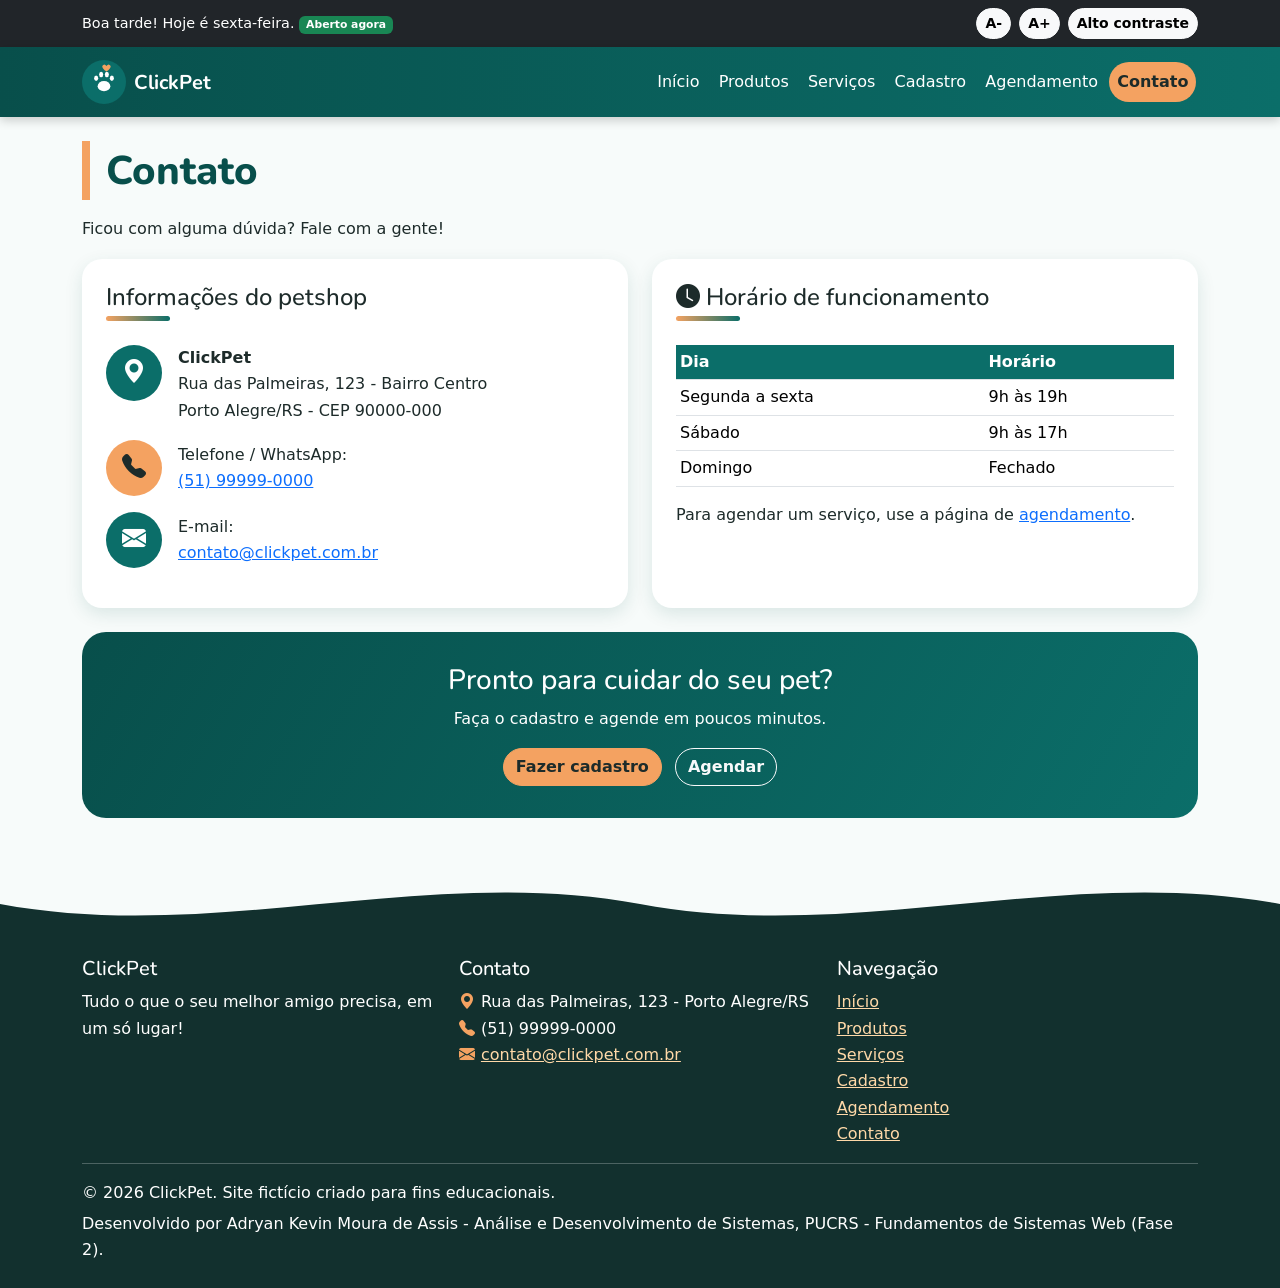
<file: contato.html>
<!DOCTYPE html>
<!-- ClickPet - Fase 2 | Projeto de Fundamentos de Sistemas Web (PUCRS) -->
<html lang="pt-br">
<head>
  <meta charset="UTF-8">
  <meta name="viewport" content="width=device-width, initial-scale=1.0">
  <meta name="description" content="Endereço, telefone, e-mail e horário de funcionamento do ClickPet.">
  <title>Contato - ClickPet</title>
  <!-- Bootstrap 5 (CSS) via CDN -->
  <link href="https://cdn.jsdelivr.net/npm/bootstrap@5.3.3/dist/css/bootstrap.min.css" rel="stylesheet" crossorigin="anonymous">
  <!-- Estilos próprios do ClickPet (carregados depois, para poder sobrescrever o Bootstrap) -->
  <!-- Fonte Nunito (Google Fonts) e ícones Bootstrap Icons via CDN -->
  <link rel="preconnect" href="https://fonts.googleapis.com">
  <link rel="preconnect" href="https://fonts.gstatic.com" crossorigin>
  <link href="https://fonts.googleapis.com/css2?family=Nunito:wght@400;600;700;800&display=swap" rel="stylesheet">
  <link href="https://cdn.jsdelivr.net/npm/bootstrap-icons@1.11.3/font/bootstrap-icons.min.css" rel="stylesheet" crossorigin="anonymous">
  <link href="css/estilo.css" rel="stylesheet">
</head>
<body>
  <!-- Link para quem usa teclado ou leitor de tela pular direto ao conteúdo -->
  <a class="visually-hidden-focusable" href="#conteudo">Pular para o conteúdo principal</a>

  <!-- Barra superior: saudação (JavaScript), status da loja e botões de acessibilidade -->
  <div class="barra-topo bg-dark text-white py-2">
    <div class="container d-flex flex-wrap justify-content-between align-items-center gap-2">
      <div>
        <span id="saudacao">Olá!</span>
        <span id="status-loja" class="badge text-bg-secondary"></span>
      </div>
      <div class="d-flex align-items-center gap-2" role="group" aria-label="Opções de acessibilidade">
        <button type="button" id="btn-fonte-menor" class="btn btn-sm btn-light" aria-label="Diminuir o tamanho da letra">A-</button>
        <button type="button" id="btn-fonte-maior" class="btn btn-sm btn-light" aria-label="Aumentar o tamanho da letra">A+</button>
        <button type="button" id="btn-contraste" class="btn btn-sm btn-light" aria-pressed="false">Alto contraste</button>
      </div>
    </div>
  </div>

  <!-- Cabeçalho com logo e menu de navegação (Bootstrap navbar) -->
  <header class="sticky-top">
    <nav class="navbar navbar-expand-lg navbar-clickpet" aria-label="Menu principal">
      <div class="container">
        <a class="navbar-brand d-flex align-items-center gap-2" href="index.html">
          <img src="imagens/logo.svg" alt="Logotipo do ClickPet: uma pata branca com um coração laranja sobre fundo verde" width="44" height="44">
          <span class="fw-bold">ClickPet</span>
        </a>
        <button class="navbar-toggler bg-light" type="button" data-bs-toggle="collapse" data-bs-target="#menu"
                aria-controls="menu" aria-expanded="false" aria-label="Abrir ou fechar o menu">
          <span class="navbar-toggler-icon"></span>
        </button>
        <div class="collapse navbar-collapse" id="menu">
          <ul class="navbar-nav ms-auto">
          <li class="nav-item"><a class="nav-link" href="index.html">Início</a></li>
          <li class="nav-item"><a class="nav-link" href="produtos.html">Produtos</a></li>
          <li class="nav-item"><a class="nav-link" href="servicos.html">Serviços</a></li>
          <li class="nav-item"><a class="nav-link" href="cadastro.html">Cadastro</a></li>
          <li class="nav-item"><a class="nav-link" href="agendamento.html">Agendamento</a></li>
          <li class="nav-item"><a class="nav-link active" aria-current="page" href="contato.html">Contato</a></li>
          </ul>
        </div>
      </div>
    </nav>
  </header>

  <!-- Conteúdo principal da página -->
  <main id="conteudo" class="container py-4" tabindex="-1">
    <h1 class="titulo-pagina">Contato</h1>
    <p>Ficou com alguma dúvida? Fale com a gente!</p>

    <div class="row g-4 mb-4">
      <div class="col-md-6">
        <section class="quadro h-100" aria-labelledby="titulo-info">
          <h2 id="titulo-info" class="h4 titulo-secao">Informações do petshop</h2>
          <address class="mb-3">
            <p class="d-flex gap-3 align-items-start"><span class="icone-circulo" aria-hidden="true"><i class="bi bi-geo-alt-fill"></i></span>
              <span><strong>ClickPet</strong><br>Rua das Palmeiras, 123 - Bairro Centro<br>Porto Alegre/RS - CEP 90000-000</span></p>
            <p class="d-flex gap-3 align-items-center"><span class="icone-circulo laranja" aria-hidden="true"><i class="bi bi-telephone-fill"></i></span>
              <span>Telefone / WhatsApp:<br><a href="tel:+5551999990000">(51) 99999-0000</a></span></p>
            <p class="d-flex gap-3 align-items-center mb-0"><span class="icone-circulo" aria-hidden="true"><i class="bi bi-envelope-fill"></i></span>
              <span>E-mail:<br><a href="mailto:contato@clickpet.com.br">contato@clickpet.com.br</a></span></p>
          </address>
        </section>
      </div>
      <div class="col-md-6">
        <section class="quadro h-100" aria-labelledby="titulo-horarios">
          <h2 id="titulo-horarios" class="h4 titulo-secao"><i class="bi bi-clock-fill" aria-hidden="true"></i> Horário de funcionamento</h2>
          <table class="table table-sm mb-3">
            <caption class="visually-hidden">Horários de funcionamento por dia da semana</caption>
            <thead><tr><th scope="col">Dia</th><th scope="col">Horário</th></tr></thead>
            <tbody>
              <tr><td>Segunda a sexta</td><td>9h às 19h</td></tr>
              <tr><td>Sábado</td><td>9h às 17h</td></tr>
              <tr><td>Domingo</td><td>Fechado</td></tr>
            </tbody>
          </table>
          <p class="mb-0">Para agendar um serviço, use a página de <a href="agendamento.html">agendamento</a>.</p>
        </section>
      </div>
    </div>

    <section class="faixa-cta text-center" aria-labelledby="titulo-cta-contato">
      <h2 id="titulo-cta-contato" class="h3">Pronto para cuidar do seu pet?</h2>
      <p class="mb-3">Faça o cadastro e agende em poucos minutos.</p>
      <a class="btn btn-destaque me-2" href="cadastro.html">Fazer cadastro</a>
      <a class="btn btn-outline-light" href="agendamento.html">Agendar</a>
    </section>
  </main>

  <!-- Onda decorativa acima do rodapé (ignorada por leitores de tela) -->
  <div class="onda" aria-hidden="true">
    <svg viewBox="0 0 1440 60" preserveAspectRatio="none" focusable="false"><path d="M0 30 C240 70 480 -10 720 30 C960 70 1200 -10 1440 30 L1440 60 L0 60 Z" fill="currentColor"/></svg>
  </div>

  <!-- Rodapé: autoria, contato e links de navegação -->
  <footer class="rodape py-4">
    <div class="container">
      <div class="row g-3">
        <div class="col-md-4">
          <h2 class="h5 text-white">ClickPet</h2>
          <p class="mb-0">Tudo o que o seu melhor amigo precisa, em um só lugar!</p>
        </div>
        <div class="col-md-4">
          <h2 class="h5 text-white">Contato</h2>
          <address class="mb-0">
            <i class="bi bi-geo-alt-fill" aria-hidden="true"></i>Rua das Palmeiras, 123 - Porto Alegre/RS<br>
            <i class="bi bi-telephone-fill" aria-hidden="true"></i>(51) 99999-0000<br>
            <i class="bi bi-envelope-fill" aria-hidden="true"></i><a href="mailto:contato@clickpet.com.br">contato@clickpet.com.br</a>
          </address>
        </div>
        <div class="col-md-4">
          <h2 class="h5 text-white">Navegação</h2>
          <ul class="list-unstyled mb-0"><li><a href="index.html">Início</a></li><li><a href="produtos.html">Produtos</a></li><li><a href="servicos.html">Serviços</a></li><li><a href="cadastro.html">Cadastro</a></li><li><a href="agendamento.html">Agendamento</a></li><li><a href="contato.html">Contato</a></li></ul>
        </div>
      </div>
      <hr class="border-light">
      <p class="mb-1">&copy; <span id="ano">2026</span> ClickPet. Site fictício criado para fins educacionais.</p>
      <p class="mb-0">Desenvolvido por Adryan Kevin Moura de Assis - Análise e Desenvolvimento de Sistemas, PUCRS - Fundamentos de Sistemas Web (Fase 2).</p>
    </div>
  </footer>

  <!-- Botão "voltar ao topo" (aparece ao rolar a página; js/efeitos.js) -->
  <button type="button" id="btn-topo" class="btn-topo" aria-label="Voltar ao topo da página"><i class="bi bi-arrow-up" aria-hidden="true"></i></button>

  <!-- Bootstrap 5 (JavaScript) via CDN: necessário para o menu e o carrossel -->
  <script src="https://cdn.jsdelivr.net/npm/bootstrap@5.3.3/dist/js/bootstrap.bundle.min.js" crossorigin="anonymous"></script>
  <!-- Funções comuns a todas as páginas -->
  <script src="js/comum.js"></script>
  <script src="js/efeitos.js"></script>
</body>
</html>
</file>
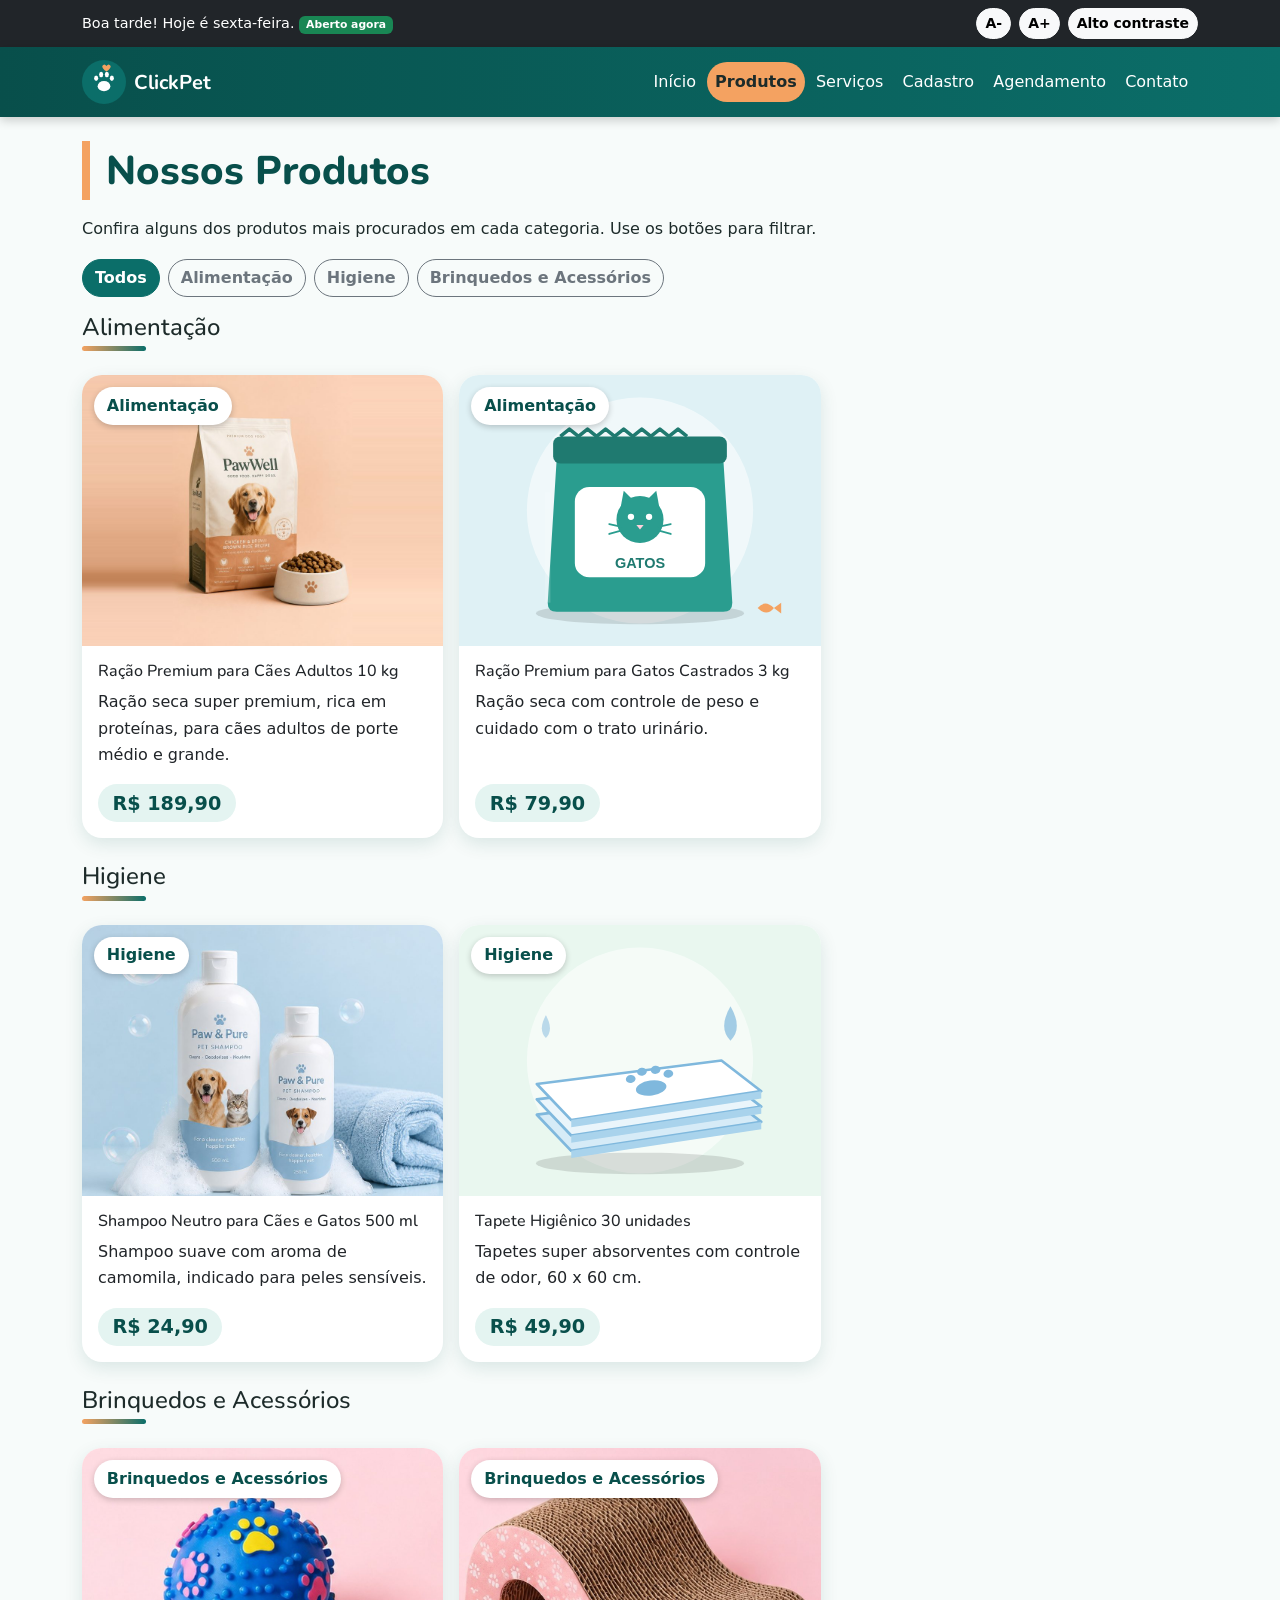
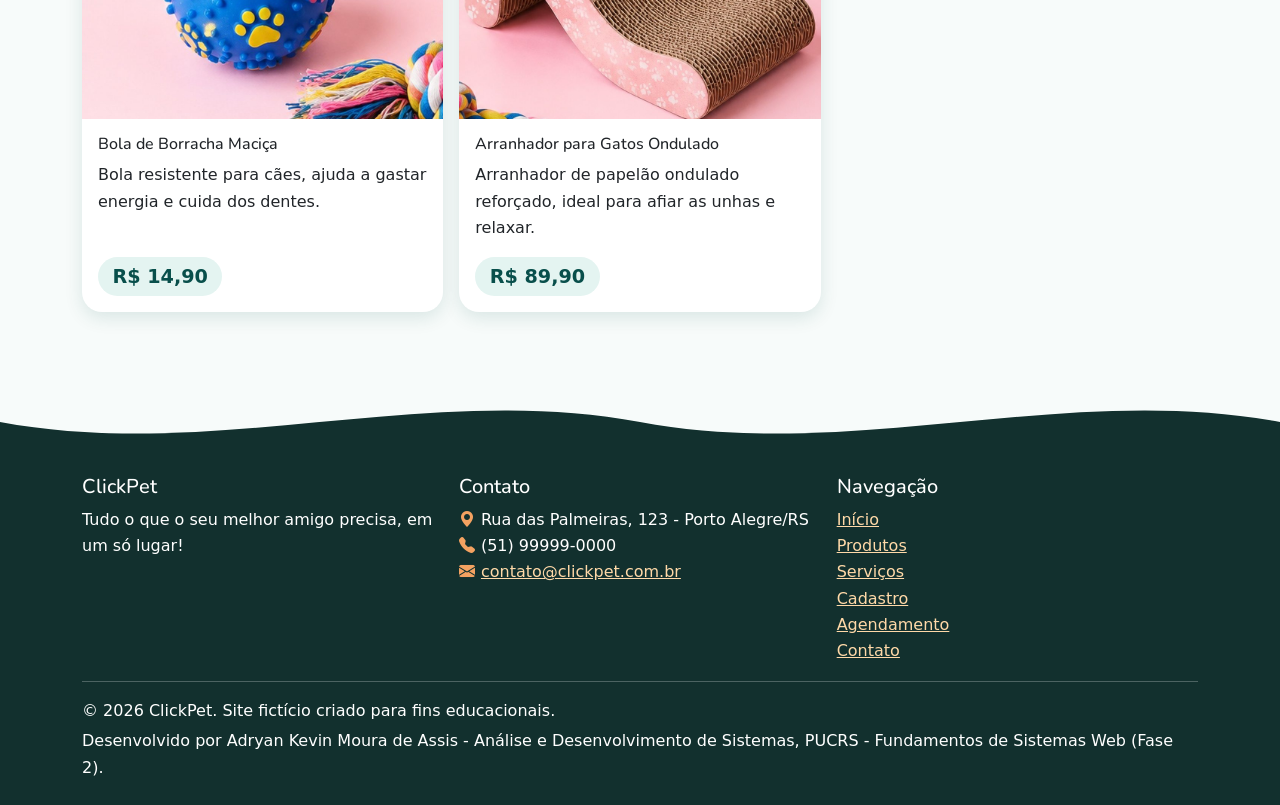
<file: produtos.html>
<!DOCTYPE html>
<!-- ClickPet - Fase 2 | Projeto de Fundamentos de Sistemas Web (PUCRS) -->
<html lang="pt-br">
<head>
  <meta charset="UTF-8">
  <meta name="viewport" content="width=device-width, initial-scale=1.0">
  <meta name="description" content="Produtos do ClickPet: alimentação, higiene, brinquedos e acessórios para pets.">
  <title>Produtos - ClickPet</title>
  <!-- Bootstrap 5 (CSS) via CDN -->
  <link href="https://cdn.jsdelivr.net/npm/bootstrap@5.3.3/dist/css/bootstrap.min.css" rel="stylesheet" crossorigin="anonymous">
  <!-- Estilos próprios do ClickPet (carregados depois, para poder sobrescrever o Bootstrap) -->
  <!-- Fonte Nunito (Google Fonts) e ícones Bootstrap Icons via CDN -->
  <link rel="preconnect" href="https://fonts.googleapis.com">
  <link rel="preconnect" href="https://fonts.gstatic.com" crossorigin>
  <link href="https://fonts.googleapis.com/css2?family=Nunito:wght@400;600;700;800&display=swap" rel="stylesheet">
  <link href="https://cdn.jsdelivr.net/npm/bootstrap-icons@1.11.3/font/bootstrap-icons.min.css" rel="stylesheet" crossorigin="anonymous">
  <link href="css/estilo.css" rel="stylesheet">
</head>
<body>
  <!-- Link para quem usa teclado ou leitor de tela pular direto ao conteúdo -->
  <a class="visually-hidden-focusable" href="#conteudo">Pular para o conteúdo principal</a>

  <!-- Barra superior: saudação (JavaScript), status da loja e botões de acessibilidade -->
  <div class="barra-topo bg-dark text-white py-2">
    <div class="container d-flex flex-wrap justify-content-between align-items-center gap-2">
      <div>
        <span id="saudacao">Olá!</span>
        <span id="status-loja" class="badge text-bg-secondary"></span>
      </div>
      <div class="d-flex align-items-center gap-2" role="group" aria-label="Opções de acessibilidade">
        <button type="button" id="btn-fonte-menor" class="btn btn-sm btn-light" aria-label="Diminuir o tamanho da letra">A-</button>
        <button type="button" id="btn-fonte-maior" class="btn btn-sm btn-light" aria-label="Aumentar o tamanho da letra">A+</button>
        <button type="button" id="btn-contraste" class="btn btn-sm btn-light" aria-pressed="false">Alto contraste</button>
      </div>
    </div>
  </div>

  <!-- Cabeçalho com logo e menu de navegação (Bootstrap navbar) -->
  <header class="sticky-top">
    <nav class="navbar navbar-expand-lg navbar-clickpet" aria-label="Menu principal">
      <div class="container">
        <a class="navbar-brand d-flex align-items-center gap-2" href="index.html">
          <img src="imagens/logo.svg" alt="Logotipo do ClickPet: uma pata branca com um coração laranja sobre fundo verde" width="44" height="44">
          <span class="fw-bold">ClickPet</span>
        </a>
        <button class="navbar-toggler bg-light" type="button" data-bs-toggle="collapse" data-bs-target="#menu"
                aria-controls="menu" aria-expanded="false" aria-label="Abrir ou fechar o menu">
          <span class="navbar-toggler-icon"></span>
        </button>
        <div class="collapse navbar-collapse" id="menu">
          <ul class="navbar-nav ms-auto">
          <li class="nav-item"><a class="nav-link" href="index.html">Início</a></li>
          <li class="nav-item"><a class="nav-link active" aria-current="page" href="produtos.html">Produtos</a></li>
          <li class="nav-item"><a class="nav-link" href="servicos.html">Serviços</a></li>
          <li class="nav-item"><a class="nav-link" href="cadastro.html">Cadastro</a></li>
          <li class="nav-item"><a class="nav-link" href="agendamento.html">Agendamento</a></li>
          <li class="nav-item"><a class="nav-link" href="contato.html">Contato</a></li>
          </ul>
        </div>
      </div>
    </nav>
  </header>

  <!-- Conteúdo principal da página -->
  <main id="conteudo" class="container py-4" tabindex="-1">
    <h1 class="titulo-pagina">Nossos Produtos</h1>
    <p>Confira alguns dos produtos mais procurados em cada categoria. Use os botões para filtrar.</p>

    <!-- Filtro por categoria (controlado por js/produtos.js) -->
    <div class="d-flex flex-wrap gap-2 mb-3" role="group" aria-label="Filtrar produtos por categoria">
      <button type="button" class="btn btn-clickpet" data-filtro="todos" aria-pressed="true">Todos</button>
      <button type="button" class="btn btn-outline-secondary" data-filtro="alimentacao" aria-pressed="false">Alimentação</button>
      <button type="button" class="btn btn-outline-secondary" data-filtro="higiene" aria-pressed="false">Higiene</button>
      <button type="button" class="btn btn-outline-secondary" data-filtro="brinquedos" aria-pressed="false">Brinquedos e Acessórios</button>
    </div>
    <!-- Região anunciada por leitores de tela quando o filtro muda -->
    <p id="resultado-filtro" class="visually-hidden" aria-live="polite"></p>

    <section class="mb-4" aria-labelledby="cat-alimentacao" data-categoria="alimentacao">
      <h2 id="cat-alimentacao" class="h4 titulo-secao">Alimentação</h2>
      <div class="row g-3">
        <div class="col-sm-6 col-lg-4">
          <article class="card h-100 card-produto">
            <div class="moldura"><span class="badge-categoria">Alimentação</span><img src="imagens/foto-racao.jpg" class="card-img-top" alt="Embalagem de ração premium para cães com a foto de um golden retriever, ao lado de um pote com ração" loading="lazy"></div>
            <div class="card-body d-flex flex-column">
              <h3 class="h6 card-title">Ração Premium para Cães Adultos 10 kg</h3>
              <p class="card-text">Ração seca super premium, rica em proteínas, para cães adultos de porte médio e grande.</p>
              <p class="mt-auto mb-0"><span class="preco">R$ 189,90</span></p>
            </div>
          </article>
        </div>
        <div class="col-sm-6 col-lg-4">
          <article class="card h-100 card-produto">
            <div class="moldura"><span class="badge-categoria">Alimentação</span><img src="imagens/racao-gatos.svg" class="card-img-top" alt="Pote cheio de ração seca amarela para gatos" loading="lazy"></div>
            <div class="card-body d-flex flex-column">
              <h3 class="h6 card-title">Ração Premium para Gatos Castrados 3 kg</h3>
              <p class="card-text">Ração seca com controle de peso e cuidado com o trato urinário.</p>
              <p class="mt-auto mb-0"><span class="preco">R$ 79,90</span></p>
            </div>
          </article>
        </div>
      </div>
    </section>

    <section class="mb-4" aria-labelledby="cat-higiene" data-categoria="higiene">
      <h2 id="cat-higiene" class="h4 titulo-secao">Higiene</h2>
      <div class="row g-3">
        <div class="col-sm-6 col-lg-4">
          <article class="card h-100 card-produto">
            <div class="moldura"><span class="badge-categoria">Higiene</span><img src="imagens/foto-higiene.jpg" class="card-img-top" alt="Dois frascos de shampoo para pets com espuma, bolhas de sabão e uma toalha azul" loading="lazy"></div>
            <div class="card-body d-flex flex-column">
              <h3 class="h6 card-title">Shampoo Neutro para Cães e Gatos 500 ml</h3>
              <p class="card-text">Shampoo suave com aroma de camomila, indicado para peles sensíveis.</p>
              <p class="mt-auto mb-0"><span class="preco">R$ 24,90</span></p>
            </div>
          </article>
        </div>
        <div class="col-sm-6 col-lg-4">
          <article class="card h-100 card-produto">
            <div class="moldura"><span class="badge-categoria">Higiene</span><img src="imagens/tapete-higienico.svg" class="card-img-top" alt="Pacote de tapetes higiênicos para cães" loading="lazy"></div>
            <div class="card-body d-flex flex-column">
              <h3 class="h6 card-title">Tapete Higiênico 30 unidades</h3>
              <p class="card-text">Tapetes super absorventes com controle de odor, 60 x 60 cm.</p>
              <p class="mt-auto mb-0"><span class="preco">R$ 49,90</span></p>
            </div>
          </article>
        </div>
      </div>
    </section>

    <section class="mb-4" aria-labelledby="cat-brinquedos" data-categoria="brinquedos">
      <h2 id="cat-brinquedos" class="h4 titulo-secao">Brinquedos e Acessórios</h2>
      <div class="row g-3">
        <div class="col-sm-6 col-lg-4">
          <article class="card h-100 card-produto">
            <div class="moldura"><span class="badge-categoria">Brinquedos e Acessórios</span><img src="imagens/foto-bola.jpg" class="card-img-top" alt="Bola de borracha azul com patinhas amarelas e pontinhas massageadoras" loading="lazy"></div>
            <div class="card-body d-flex flex-column">
              <h3 class="h6 card-title">Bola de Borracha Maciça</h3>
              <p class="card-text">Bola resistente para cães, ajuda a gastar energia e cuida dos dentes.</p>
              <p class="mt-auto mb-0"><span class="preco">R$ 14,90</span></p>
            </div>
          </article>
        </div>
        <div class="col-sm-6 col-lg-4">
          <article class="card h-100 card-produto">
            <div class="moldura"><span class="badge-categoria">Brinquedos e Acessórios</span><img src="imagens/foto-arranhador.jpg" class="card-img-top" alt="Arranhador de papelão ondulado marrom com laterais rosa estampadas com patinhas" loading="lazy"></div>
            <div class="card-body d-flex flex-column">
              <h3 class="h6 card-title">Arranhador para Gatos Ondulado</h3>
              <p class="card-text">Arranhador de papelão ondulado reforçado, ideal para afiar as unhas e relaxar.</p>
              <p class="mt-auto mb-0"><span class="preco">R$ 89,90</span></p>
            </div>
          </article>
        </div>
      </div>
    </section>
  </main>

  <!-- Onda decorativa acima do rodapé (ignorada por leitores de tela) -->
  <div class="onda" aria-hidden="true">
    <svg viewBox="0 0 1440 60" preserveAspectRatio="none" focusable="false"><path d="M0 30 C240 70 480 -10 720 30 C960 70 1200 -10 1440 30 L1440 60 L0 60 Z" fill="currentColor"/></svg>
  </div>

  <!-- Rodapé: autoria, contato e links de navegação -->
  <footer class="rodape py-4">
    <div class="container">
      <div class="row g-3">
        <div class="col-md-4">
          <h2 class="h5 text-white">ClickPet</h2>
          <p class="mb-0">Tudo o que o seu melhor amigo precisa, em um só lugar!</p>
        </div>
        <div class="col-md-4">
          <h2 class="h5 text-white">Contato</h2>
          <address class="mb-0">
            <i class="bi bi-geo-alt-fill" aria-hidden="true"></i>Rua das Palmeiras, 123 - Porto Alegre/RS<br>
            <i class="bi bi-telephone-fill" aria-hidden="true"></i>(51) 99999-0000<br>
            <i class="bi bi-envelope-fill" aria-hidden="true"></i><a href="mailto:contato@clickpet.com.br">contato@clickpet.com.br</a>
          </address>
        </div>
        <div class="col-md-4">
          <h2 class="h5 text-white">Navegação</h2>
          <ul class="list-unstyled mb-0"><li><a href="index.html">Início</a></li><li><a href="produtos.html">Produtos</a></li><li><a href="servicos.html">Serviços</a></li><li><a href="cadastro.html">Cadastro</a></li><li><a href="agendamento.html">Agendamento</a></li><li><a href="contato.html">Contato</a></li></ul>
        </div>
      </div>
      <hr class="border-light">
      <p class="mb-1">&copy; <span id="ano">2026</span> ClickPet. Site fictício criado para fins educacionais.</p>
      <p class="mb-0">Desenvolvido por Adryan Kevin Moura de Assis - Análise e Desenvolvimento de Sistemas, PUCRS - Fundamentos de Sistemas Web (Fase 2).</p>
    </div>
  </footer>

  <!-- Botão "voltar ao topo" (aparece ao rolar a página; js/efeitos.js) -->
  <button type="button" id="btn-topo" class="btn-topo" aria-label="Voltar ao topo da página"><i class="bi bi-arrow-up" aria-hidden="true"></i></button>

  <!-- Bootstrap 5 (JavaScript) via CDN: necessário para o menu e o carrossel -->
  <script src="https://cdn.jsdelivr.net/npm/bootstrap@5.3.3/dist/js/bootstrap.bundle.min.js" crossorigin="anonymous"></script>
  <!-- Funções comuns a todas as páginas -->
  <script src="js/comum.js"></script>
  <script src="js/efeitos.js"></script>
  <script src="js/produtos.js"></script>
</body>
</html>
</file>
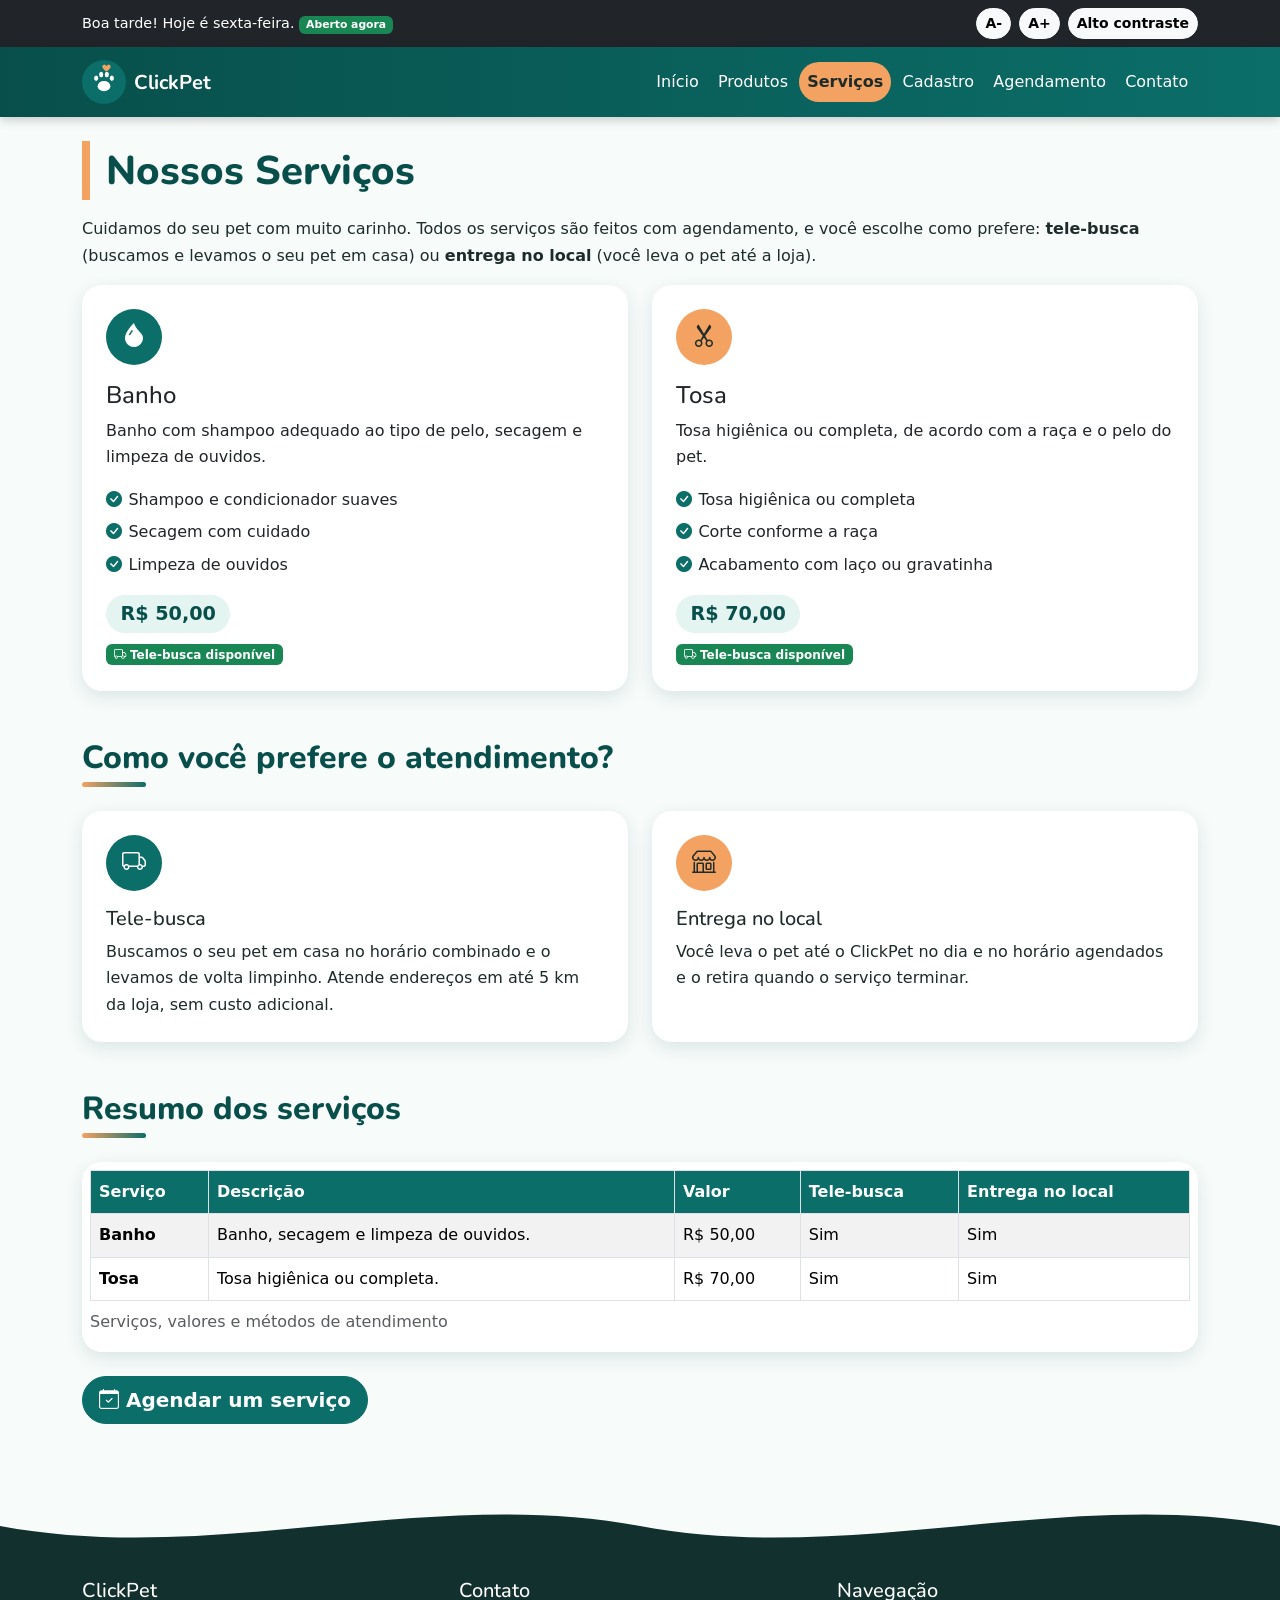
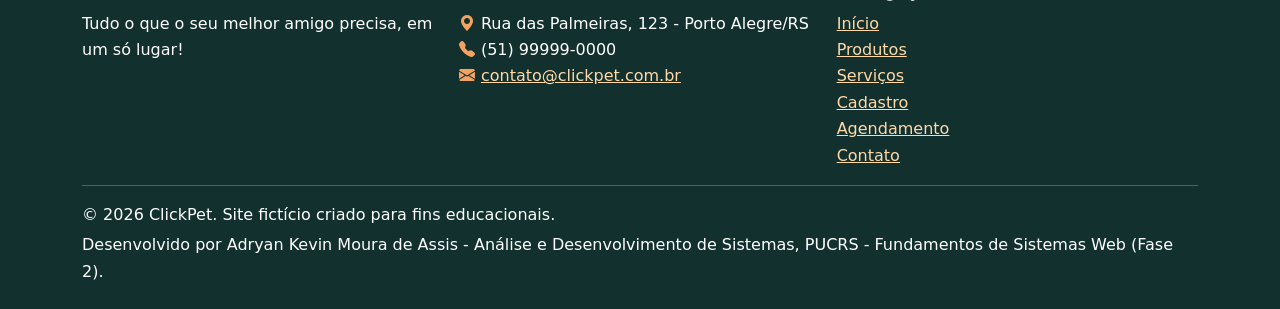
<file: servicos.html>
<!DOCTYPE html>
<!-- ClickPet - Fase 2 | Projeto de Fundamentos de Sistemas Web (PUCRS) -->
<html lang="pt-br">
<head>
  <meta charset="UTF-8">
  <meta name="viewport" content="width=device-width, initial-scale=1.0">
  <meta name="description" content="Serviços do ClickPet: banho e tosa com tele-busca ou entrega no local.">
  <title>Serviços - ClickPet</title>
  <!-- Bootstrap 5 (CSS) via CDN -->
  <link href="https://cdn.jsdelivr.net/npm/bootstrap@5.3.3/dist/css/bootstrap.min.css" rel="stylesheet" crossorigin="anonymous">
  <!-- Estilos próprios do ClickPet (carregados depois, para poder sobrescrever o Bootstrap) -->
  <!-- Fonte Nunito (Google Fonts) e ícones Bootstrap Icons via CDN -->
  <link rel="preconnect" href="https://fonts.googleapis.com">
  <link rel="preconnect" href="https://fonts.gstatic.com" crossorigin>
  <link href="https://fonts.googleapis.com/css2?family=Nunito:wght@400;600;700;800&display=swap" rel="stylesheet">
  <link href="https://cdn.jsdelivr.net/npm/bootstrap-icons@1.11.3/font/bootstrap-icons.min.css" rel="stylesheet" crossorigin="anonymous">
  <link href="css/estilo.css" rel="stylesheet">
</head>
<body>
  <!-- Link para quem usa teclado ou leitor de tela pular direto ao conteúdo -->
  <a class="visually-hidden-focusable" href="#conteudo">Pular para o conteúdo principal</a>

  <!-- Barra superior: saudação (JavaScript), status da loja e botões de acessibilidade -->
  <div class="barra-topo bg-dark text-white py-2">
    <div class="container d-flex flex-wrap justify-content-between align-items-center gap-2">
      <div>
        <span id="saudacao">Olá!</span>
        <span id="status-loja" class="badge text-bg-secondary"></span>
      </div>
      <div class="d-flex align-items-center gap-2" role="group" aria-label="Opções de acessibilidade">
        <button type="button" id="btn-fonte-menor" class="btn btn-sm btn-light" aria-label="Diminuir o tamanho da letra">A-</button>
        <button type="button" id="btn-fonte-maior" class="btn btn-sm btn-light" aria-label="Aumentar o tamanho da letra">A+</button>
        <button type="button" id="btn-contraste" class="btn btn-sm btn-light" aria-pressed="false">Alto contraste</button>
      </div>
    </div>
  </div>

  <!-- Cabeçalho com logo e menu de navegação (Bootstrap navbar) -->
  <header class="sticky-top">
    <nav class="navbar navbar-expand-lg navbar-clickpet" aria-label="Menu principal">
      <div class="container">
        <a class="navbar-brand d-flex align-items-center gap-2" href="index.html">
          <img src="imagens/logo.svg" alt="Logotipo do ClickPet: uma pata branca com um coração laranja sobre fundo verde" width="44" height="44">
          <span class="fw-bold">ClickPet</span>
        </a>
        <button class="navbar-toggler bg-light" type="button" data-bs-toggle="collapse" data-bs-target="#menu"
                aria-controls="menu" aria-expanded="false" aria-label="Abrir ou fechar o menu">
          <span class="navbar-toggler-icon"></span>
        </button>
        <div class="collapse navbar-collapse" id="menu">
          <ul class="navbar-nav ms-auto">
          <li class="nav-item"><a class="nav-link" href="index.html">Início</a></li>
          <li class="nav-item"><a class="nav-link" href="produtos.html">Produtos</a></li>
          <li class="nav-item"><a class="nav-link active" aria-current="page" href="servicos.html">Serviços</a></li>
          <li class="nav-item"><a class="nav-link" href="cadastro.html">Cadastro</a></li>
          <li class="nav-item"><a class="nav-link" href="agendamento.html">Agendamento</a></li>
          <li class="nav-item"><a class="nav-link" href="contato.html">Contato</a></li>
          </ul>
        </div>
      </div>
    </nav>
  </header>

  <!-- Conteúdo principal da página -->
  <main id="conteudo" class="container py-4" tabindex="-1">
    <h1 class="titulo-pagina">Nossos Serviços</h1>
    <p>Cuidamos do seu pet com muito carinho. Todos os serviços são feitos com agendamento, e você escolhe como prefere:
      <strong>tele-busca</strong> (buscamos e levamos o seu pet em casa) ou <strong>entrega no local</strong> (você leva o pet até a loja).</p>

    <div class="row g-4 mb-5">
      <div class="col-md-6">
        <article class="card h-100 card-servico">
          <div class="card-body p-4">
            <span class="icone-circulo  mb-3" aria-hidden="true"><i class="bi bi-droplet-fill"></i></span>
            <h2 class="h4 card-title">Banho</h2>
            <p class="card-text">Banho com shampoo adequado ao tipo de pelo, secagem e limpeza de ouvidos.</p>
            <ul class="lista-icones"><li><i class="bi bi-check-circle-fill" aria-hidden="true"></i>Shampoo e condicionador suaves</li><li><i class="bi bi-check-circle-fill" aria-hidden="true"></i>Secagem com cuidado</li><li><i class="bi bi-check-circle-fill" aria-hidden="true"></i>Limpeza de ouvidos</li></ul>
            <p class="mb-2"><span class="preco">R$ 50,00</span></p>
            <p class="mb-0"><span class="badge text-bg-success"><i class="bi bi-truck" aria-hidden="true"></i> Tele-busca disponível</span></p>
          </div>
        </article>
      </div>
      <div class="col-md-6">
        <article class="card h-100 card-servico">
          <div class="card-body p-4">
            <span class="icone-circulo laranja mb-3" aria-hidden="true"><i class="bi bi-scissors"></i></span>
            <h2 class="h4 card-title">Tosa</h2>
            <p class="card-text">Tosa higiênica ou completa, de acordo com a raça e o pelo do pet.</p>
            <ul class="lista-icones"><li><i class="bi bi-check-circle-fill" aria-hidden="true"></i>Tosa higiênica ou completa</li><li><i class="bi bi-check-circle-fill" aria-hidden="true"></i>Corte conforme a raça</li><li><i class="bi bi-check-circle-fill" aria-hidden="true"></i>Acabamento com laço ou gravatinha</li></ul>
            <p class="mb-2"><span class="preco">R$ 70,00</span></p>
            <p class="mb-0"><span class="badge text-bg-success"><i class="bi bi-truck" aria-hidden="true"></i> Tele-busca disponível</span></p>
          </div>
        </article>
      </div>
    </div>

    <h2 class="titulo-secao">Como você prefere o atendimento?</h2>
    <div class="row g-4 mb-5">
      <div class="col-md-6">
        <div class="quadro h-100">
          <span class="icone-circulo mb-3" aria-hidden="true"><i class="bi bi-truck"></i></span>
          <h3 class="h5">Tele-busca</h3>
          <p class="mb-0">Buscamos o seu pet em casa no horário combinado e o levamos de volta limpinho. Atende endereços em até 5 km da loja, sem custo adicional.</p>
        </div>
      </div>
      <div class="col-md-6">
        <div class="quadro h-100">
          <span class="icone-circulo laranja mb-3" aria-hidden="true"><i class="bi bi-shop"></i></span>
          <h3 class="h5">Entrega no local</h3>
          <p class="mb-0">Você leva o pet até o ClickPet no dia e no horário agendados e o retira quando o serviço terminar.</p>
        </div>
      </div>
    </div>

    <h2 class="titulo-secao">Resumo dos serviços</h2>
    <div class="table-responsive quadro p-2 mb-4">
      <table class="table table-bordered table-striped align-middle mb-0">
        <caption>Serviços, valores e métodos de atendimento</caption>
        <thead>
          <tr>
            <th scope="col">Serviço</th>
            <th scope="col">Descrição</th>
            <th scope="col">Valor</th>
            <th scope="col">Tele-busca</th>
            <th scope="col">Entrega no local</th>
          </tr>
        </thead>
        <tbody>
          <tr><th scope="row">Banho</th><td>Banho, secagem e limpeza de ouvidos.</td><td>R$ 50,00</td><td>Sim</td><td>Sim</td></tr>
          <tr><th scope="row">Tosa</th><td>Tosa higiênica ou completa.</td><td>R$ 70,00</td><td>Sim</td><td>Sim</td></tr>
        </tbody>
      </table>
    </div>
    <p><a class="btn btn-clickpet btn-lg" href="agendamento.html"><i class="bi bi-calendar-check" aria-hidden="true"></i> Agendar um serviço</a></p>
  </main>

  <!-- Onda decorativa acima do rodapé (ignorada por leitores de tela) -->
  <div class="onda" aria-hidden="true">
    <svg viewBox="0 0 1440 60" preserveAspectRatio="none" focusable="false"><path d="M0 30 C240 70 480 -10 720 30 C960 70 1200 -10 1440 30 L1440 60 L0 60 Z" fill="currentColor"/></svg>
  </div>

  <!-- Rodapé: autoria, contato e links de navegação -->
  <footer class="rodape py-4">
    <div class="container">
      <div class="row g-3">
        <div class="col-md-4">
          <h2 class="h5 text-white">ClickPet</h2>
          <p class="mb-0">Tudo o que o seu melhor amigo precisa, em um só lugar!</p>
        </div>
        <div class="col-md-4">
          <h2 class="h5 text-white">Contato</h2>
          <address class="mb-0">
            <i class="bi bi-geo-alt-fill" aria-hidden="true"></i>Rua das Palmeiras, 123 - Porto Alegre/RS<br>
            <i class="bi bi-telephone-fill" aria-hidden="true"></i>(51) 99999-0000<br>
            <i class="bi bi-envelope-fill" aria-hidden="true"></i><a href="mailto:contato@clickpet.com.br">contato@clickpet.com.br</a>
          </address>
        </div>
        <div class="col-md-4">
          <h2 class="h5 text-white">Navegação</h2>
          <ul class="list-unstyled mb-0"><li><a href="index.html">Início</a></li><li><a href="produtos.html">Produtos</a></li><li><a href="servicos.html">Serviços</a></li><li><a href="cadastro.html">Cadastro</a></li><li><a href="agendamento.html">Agendamento</a></li><li><a href="contato.html">Contato</a></li></ul>
        </div>
      </div>
      <hr class="border-light">
      <p class="mb-1">&copy; <span id="ano">2026</span> ClickPet. Site fictício criado para fins educacionais.</p>
      <p class="mb-0">Desenvolvido por Adryan Kevin Moura de Assis - Análise e Desenvolvimento de Sistemas, PUCRS - Fundamentos de Sistemas Web (Fase 2).</p>
    </div>
  </footer>

  <!-- Botão "voltar ao topo" (aparece ao rolar a página; js/efeitos.js) -->
  <button type="button" id="btn-topo" class="btn-topo" aria-label="Voltar ao topo da página"><i class="bi bi-arrow-up" aria-hidden="true"></i></button>

  <!-- Bootstrap 5 (JavaScript) via CDN: necessário para o menu e o carrossel -->
  <script src="https://cdn.jsdelivr.net/npm/bootstrap@5.3.3/dist/js/bootstrap.bundle.min.js" crossorigin="anonymous"></script>
  <!-- Funções comuns a todas as páginas -->
  <script src="js/comum.js"></script>
  <script src="js/efeitos.js"></script>
</body>
</html>
</file>
<file: css/estilo.css>
/* ==========================================================
   estilo.css - Estilos personalizados do site ClickPet
   Complementa o Bootstrap 5 (carregado via CDN em cada página).
   Seções: 1) Variáveis  2) Base  3) Navegação  4) Destaque (hero)
           5) Componentes  6) Formulários  7) Rodapé e extras
           8) Animações  9) Acessibilidade  10) Alto contraste
   ========================================================== */

/* 1) VARIÁVEIS DE COR E FONTE ------------------------------- */
:root {
  --cor-principal: #0b6e69;         /* verde-azulado (contraste 6:1 com branco) */
  --cor-principal-escura: #084f4b;
  --cor-destaque: #f4a261;          /* laranja */
  --cor-destaque-escura: #c4500a;
  --cor-fundo: #f7fbfa;
  --cor-texto: #1d2b2a;
  --sombra-suave: 0 6px 18px rgba(8, 79, 75, 0.12);
  --fonte-titulo: "Nunito", "Segoe UI", system-ui, -apple-system, Arial, sans-serif;
}

/* 2) BASE ---------------------------------------------------- */
body {
  background-color: var(--cor-fundo);
  color: var(--cor-texto);
  line-height: 1.65;
}
main { min-height: 60vh; }
h1, h2, h3, h4, .navbar-brand { font-family: var(--fonte-titulo); }
h1, h2, h3 { color: var(--cor-principal-escura); font-weight: 800; }

/* Título de seção com uma barrinha laranja embaixo */
.titulo-secao { position: relative; padding-bottom: 0.6rem; margin-bottom: 1.5rem; }
.titulo-secao::after {
  content: ""; position: absolute; left: 0; bottom: 0;
  width: 64px; height: 5px; border-radius: 5px;
  background: linear-gradient(90deg, var(--cor-destaque), var(--cor-principal));
}
/* Título de página interna (h1) */
.titulo-pagina {
  padding: 0.35rem 0 0.35rem 1rem;
  margin-bottom: 1rem;
  border-left: 8px solid var(--cor-destaque);
}

/* 3) NAVEGAÇÃO ---------------------------------------------- */
.barra-topo { font-size: 0.9rem; }
.navbar-clickpet {
  background: linear-gradient(90deg, var(--cor-principal-escura), var(--cor-principal));
  box-shadow: 0 3px 10px rgba(0, 0, 0, 0.2);
}
.navbar-clickpet .nav-link, .navbar-clickpet .navbar-brand { color: #ffffff; }
.navbar-clickpet .nav-link { border-radius: 2rem; padding: 0.4rem 0.9rem; margin: 0 0.1rem; }
.navbar-clickpet .nav-link:hover, .navbar-clickpet .nav-link:focus {
  background: rgba(255, 255, 255, 0.16); color: #fff;
}
.navbar-clickpet .nav-link.active { background: var(--cor-destaque); color: #1d2b2a; font-weight: 800; }

/* Botões */
.btn { border-radius: 2rem; font-weight: 700; }
.btn-clickpet { background-color: var(--cor-principal); border-color: var(--cor-principal); color: #ffffff; }
.btn-clickpet:hover, .btn-clickpet:focus {
  background-color: var(--cor-principal-escura); border-color: var(--cor-principal-escura); color: #ffffff;
}
.btn-destaque { background-color: var(--cor-destaque); border-color: var(--cor-destaque); color: #1d2b2a; }
.btn-destaque:hover, .btn-destaque:focus { background-color: #ffb677; border-color: #ffb677; color: #1d2b2a; }

/* 4) DESTAQUE (HERO) DA PÁGINA INICIAL ------------------------ */
.hero {
  background: linear-gradient(135deg, #dff3ef 0%, #fff1de 100%);
  border-radius: 1.75rem;
  padding: 2rem 1.5rem;
  box-shadow: var(--sombra-suave);
  overflow: hidden;
}
.hero h1 { font-size: clamp(2rem, 5vw, 3.2rem); line-height: 1.15; }
.hero .destaque-texto { color: var(--cor-destaque-escura); }
/* Foto do hero em formato orgânico ("blob"), com borda branca e sombra */
.hero-foto {
  width: 100%; max-width: 360px; height: auto; aspect-ratio: 1 / 1; object-fit: cover; object-position: top;
  border: 6px solid #ffffff; box-shadow: 0 14px 30px rgba(8, 79, 75, 0.25);
  border-radius: 46% 54% 52% 48% / 52% 46% 54% 48%;
}

/* Faixa de benefícios com ícones */
.beneficio { display: flex; align-items: center; gap: 0.9rem; }
.icone-circulo {
  flex: 0 0 56px; width: 56px; height: 56px; border-radius: 50%;
  display: grid; place-items: center;
  background: var(--cor-principal); color: #ffffff; font-size: 1.5rem;
}
.icone-circulo.laranja { background: var(--cor-destaque); color: #1d2b2a; }

/* 5) COMPONENTES -------------------------------------------- */
/* Carrossel */
.carousel { border-radius: 1.25rem; overflow: hidden; box-shadow: var(--sombra-suave); }
.carousel-item img { height: 340px; object-fit: cover; }
.carousel-caption {
  background: rgba(0, 0, 0, 0.62); border-radius: 0.75rem;
  padding: 0.75rem 1rem; bottom: 1.5rem;
}

/* Cards (produtos, categorias, serviços) */
.card { border: 0; border-radius: 1.25rem; box-shadow: var(--sombra-suave); overflow: hidden; }
.card-produto, .card-servico, .passo { transition: transform 0.25s, box-shadow 0.25s; }
.card-produto:hover, .card-servico:hover, .passo:hover {
  transform: translateY(-6px); box-shadow: 0 14px 28px rgba(8, 79, 75, 0.2);
}
.card-produto img { width: 100%; height: auto; aspect-ratio: 4 / 3; transition: transform 0.35s; }
.card-produto:hover img { transform: scale(1.06); }
.card-produto .moldura { overflow: hidden; position: relative; }
.badge-categoria {
  position: absolute; top: 0.75rem; left: 0.75rem; z-index: 2;
  background: #ffffff; color: var(--cor-principal-escura);
  font-weight: 800; border-radius: 2rem; padding: 0.35rem 0.8rem; box-shadow: 0 2px 6px rgba(0,0,0,.2);
}
.preco {
  display: inline-block; font-size: 1.2rem; font-weight: 800;
  color: var(--cor-principal-escura); background: #e4f4f1;
  border-radius: 2rem; padding: 0.2rem 0.9rem;
}
.lista-icones { list-style: none; padding-left: 0; }
.lista-icones li { margin-bottom: 0.4rem; }
.lista-icones .bi { color: var(--cor-principal); margin-right: 0.4rem; }

/* Passo a passo do agendamento */
.passo { background: #ffffff; border-radius: 1.25rem; padding: 1.25rem; height: 100%; box-shadow: var(--sombra-suave); }
.numero-passo {
  width: 44px; height: 44px; border-radius: 50%; display: grid; place-items: center;
  background: var(--cor-destaque); color: #1d2b2a; font-weight: 800; font-size: 1.25rem; margin-bottom: 0.6rem;
}

/* Faixa de chamada para ação */
.faixa-cta {
  background: linear-gradient(120deg, var(--cor-principal-escura), var(--cor-principal));
  color: #ffffff; border-radius: 1.5rem; padding: 2rem 1.5rem;
}
.faixa-cta h2 { color: #ffffff; }

/* Quadros de informação (contato, tabelas) */
.quadro { background: #ffffff; border-radius: 1.25rem; padding: 1.5rem; box-shadow: var(--sombra-suave); }
.table { --bs-table-bg: transparent; }
.table thead th { background: var(--cor-principal); color: #ffffff; }

/* 6) FORMULÁRIOS --------------------------------------------- */
fieldset.grupo {
  border: 0; border-top: 6px solid var(--cor-principal);
  border-radius: 1rem; padding: 1rem 1.25rem 0.5rem; margin-bottom: 1.25rem;
  background: #ffffff; box-shadow: var(--sombra-suave);
}
fieldset.grupo > legend {
  float: none; width: auto; padding: 0 0.5rem; font-size: 1.15rem; font-weight: 800;
  color: var(--cor-principal-escura); font-family: var(--fonte-titulo);
}
fieldset.grupo > legend .bi { color: var(--cor-destaque-escura); margin-right: 0.35rem; }
.obrigatorio::after { content: " *"; color: #b00020; }
.form-control, .form-select { border-radius: 0.75rem; }
.resumo-agendamento { background: #e8f4f2; border-left: 6px solid var(--cor-principal); }

/* 7) RODAPÉ E EXTRAS ------------------------------------------ */
.onda { line-height: 0; margin-top: 2rem; color: #12302e; }
.onda svg { width: 100%; height: 60px; display: block; }
.rodape { background-color: #12302e; color: #ffffff; margin-top: -1px !important; }
.rodape a { color: #ffd9a8; }
.rodape .bi { color: var(--cor-destaque); margin-right: 0.35rem; }

/* Botão "voltar ao topo" */
.btn-topo {
  position: fixed; right: 1rem; bottom: 1rem; z-index: 1030;
  width: 48px; height: 48px; border-radius: 50%; border: 0;
  background: var(--cor-destaque); color: #1d2b2a; font-size: 1.4rem;
  box-shadow: 0 4px 12px rgba(0,0,0,.3); display: none;
}
.btn-topo.visivel { display: grid; place-items: center; }

/* 8) ANIMAÇÕES ------------------------------------------------- */
/* Os elementos só ficam escondidos se o JavaScript estiver ativo (classe js-reveal) */
html.js-reveal .revelar { opacity: 0; transform: translateY(26px); transition: opacity 0.6s ease, transform 0.6s ease; }
html.js-reveal .revelar.visivel { opacity: 1; transform: none; }
@keyframes flutuar { 0%, 100% { transform: translateY(0); } 50% { transform: translateY(-10px); } }
.hero-foto { animation: flutuar 5s ease-in-out infinite; }

/* 9) ACESSIBILIDADE ------------------------------------------- */
a:focus-visible, button:focus-visible, input:focus-visible,
select:focus-visible, textarea:focus-visible, .btn:focus-visible {
  outline: 3px solid #ff9f1c; outline-offset: 2px;
}
/* Respeita quem prefere menos movimento: sem animações e sem esconder nada */
@media (prefers-reduced-motion: reduce) {
  * { transition: none !important; animation: none !important; }
  html.js-reveal .revelar { opacity: 1; transform: none; }
}

/* 10) MODO DE ALTO CONTRASTE (botão no topo) -------------------- */
body.alto-contraste { background: #000000 !important; color: #ffffff !important; }
body.alto-contraste h1, body.alto-contraste h2, body.alto-contraste h3,
body.alto-contraste .preco, body.alto-contraste legend,
body.alto-contraste .hero .destaque-texto { color: #ffff00 !important; }
body.alto-contraste a { color: #00e5ff !important; }
body.alto-contraste .card, body.alto-contraste .bg-white, body.alto-contraste .bg-light,
body.alto-contraste fieldset.grupo, body.alto-contraste .resumo-agendamento, body.alto-contraste .quadro,
body.alto-contraste .passo, body.alto-contraste .hero, body.alto-contraste .faixa-cta,
body.alto-contraste .table, body.alto-contraste .list-group-item, body.alto-contraste .badge-categoria {
  background: #000000 !important; color: #ffffff !important; border: 2px solid #ffffff !important; box-shadow: none !important;
}
body.alto-contraste .table thead th { background: #000000; color: #ffff00; }
body.alto-contraste .navbar-clickpet, body.alto-contraste .rodape {
  background: #000000 !important; border-bottom: 2px solid #ffffff;
}
body.alto-contraste .navbar-clickpet .nav-link.active { background: #ffff00; color: #000000; }
body.alto-contraste .icone-circulo, body.alto-contraste .numero-passo { background: #ffff00; color: #000000; }
body.alto-contraste .btn-clickpet, body.alto-contraste .btn-destaque,
body.alto-contraste .btn-topo { background: #ffff00; color: #000000; border-color: #ffff00; }
body.alto-contraste .form-control, body.alto-contraste .form-select {
  background: #000000; color: #ffffff; border: 2px solid #ffffff;
}
body.alto-contraste .onda { display: none; }
</file>
